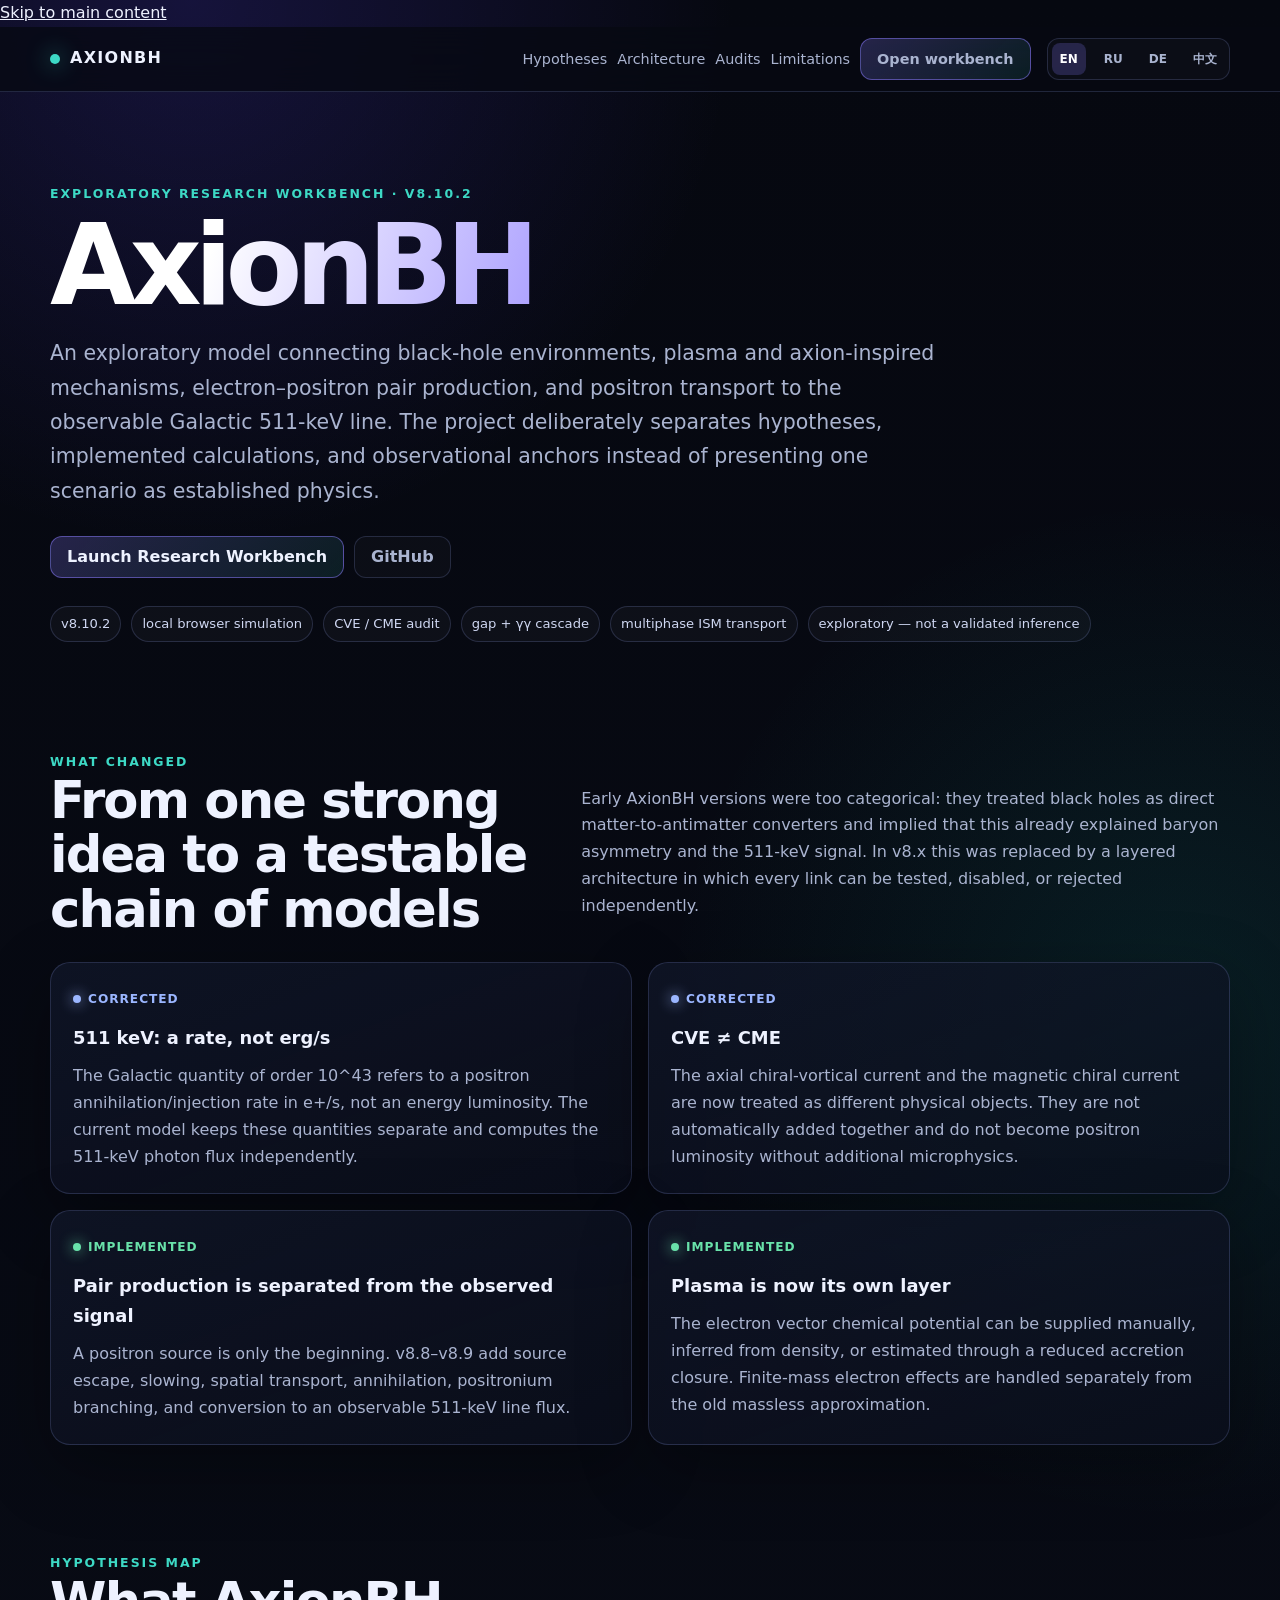
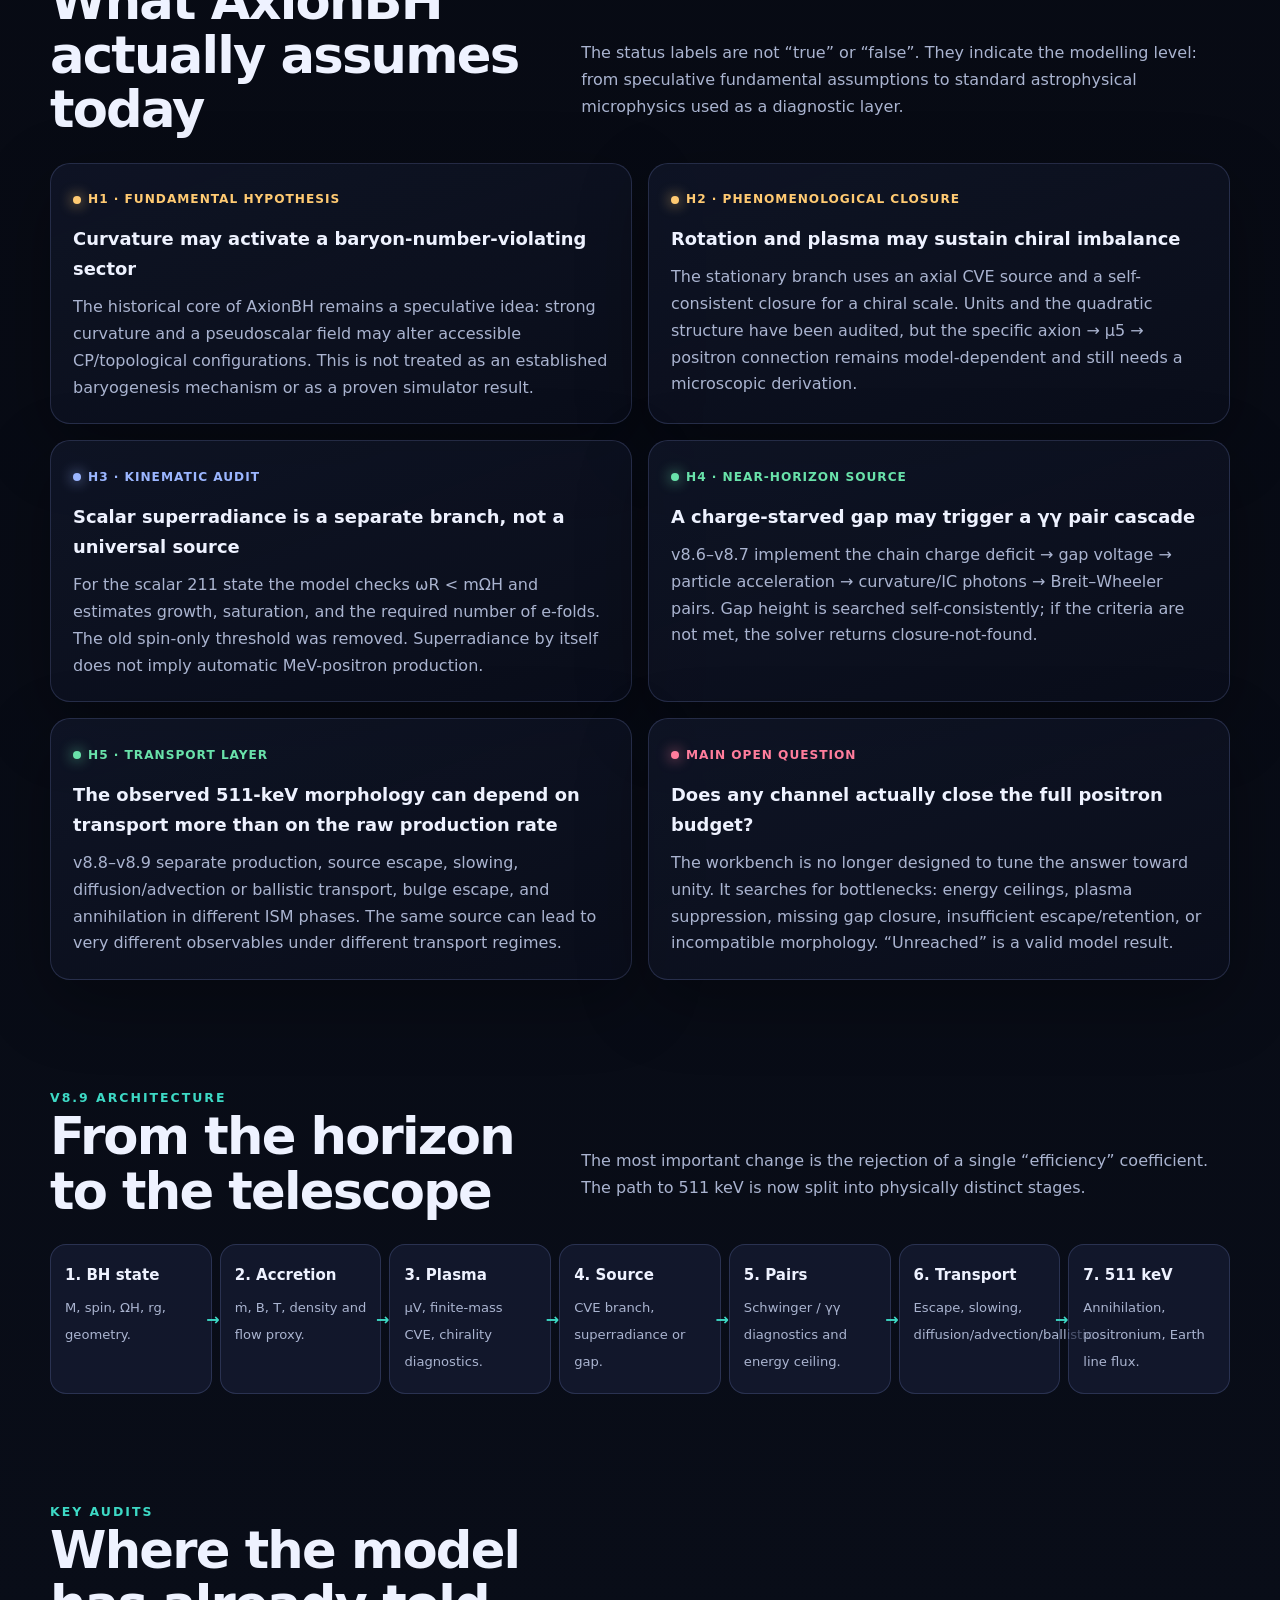
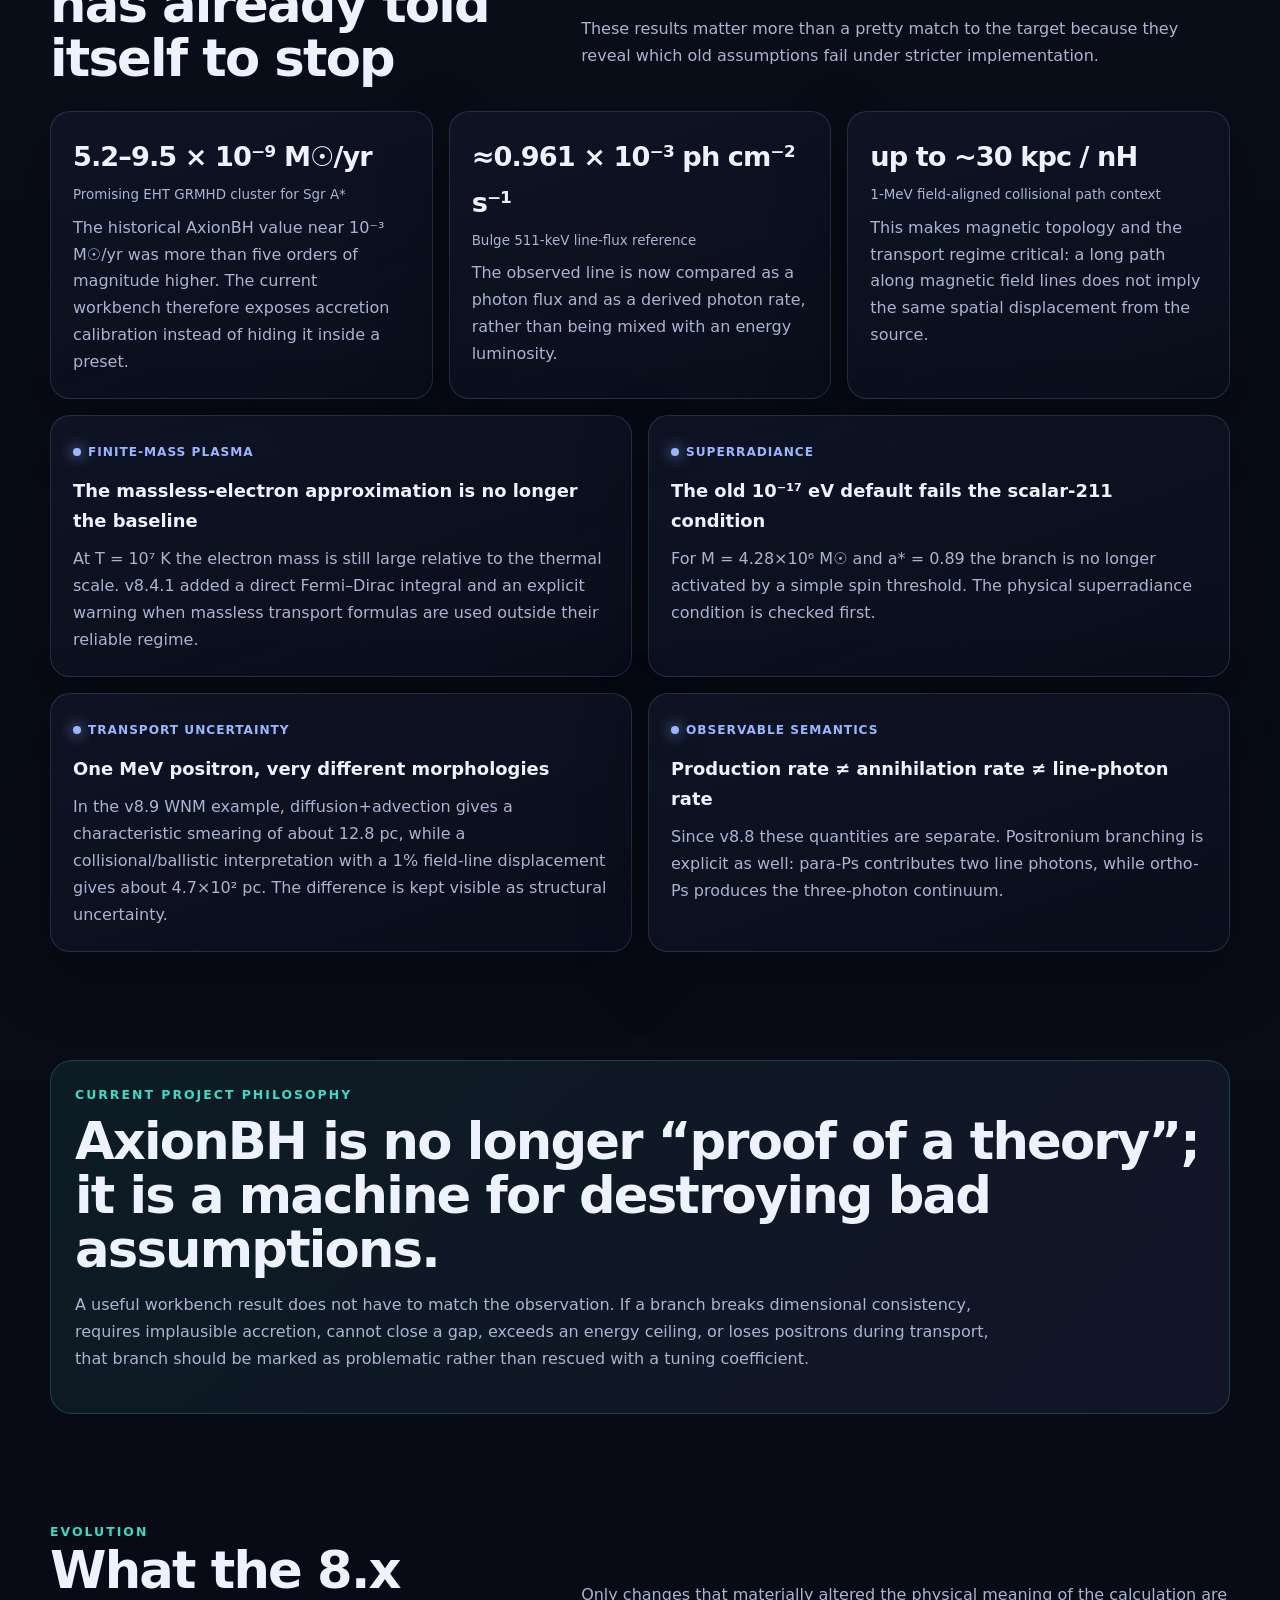
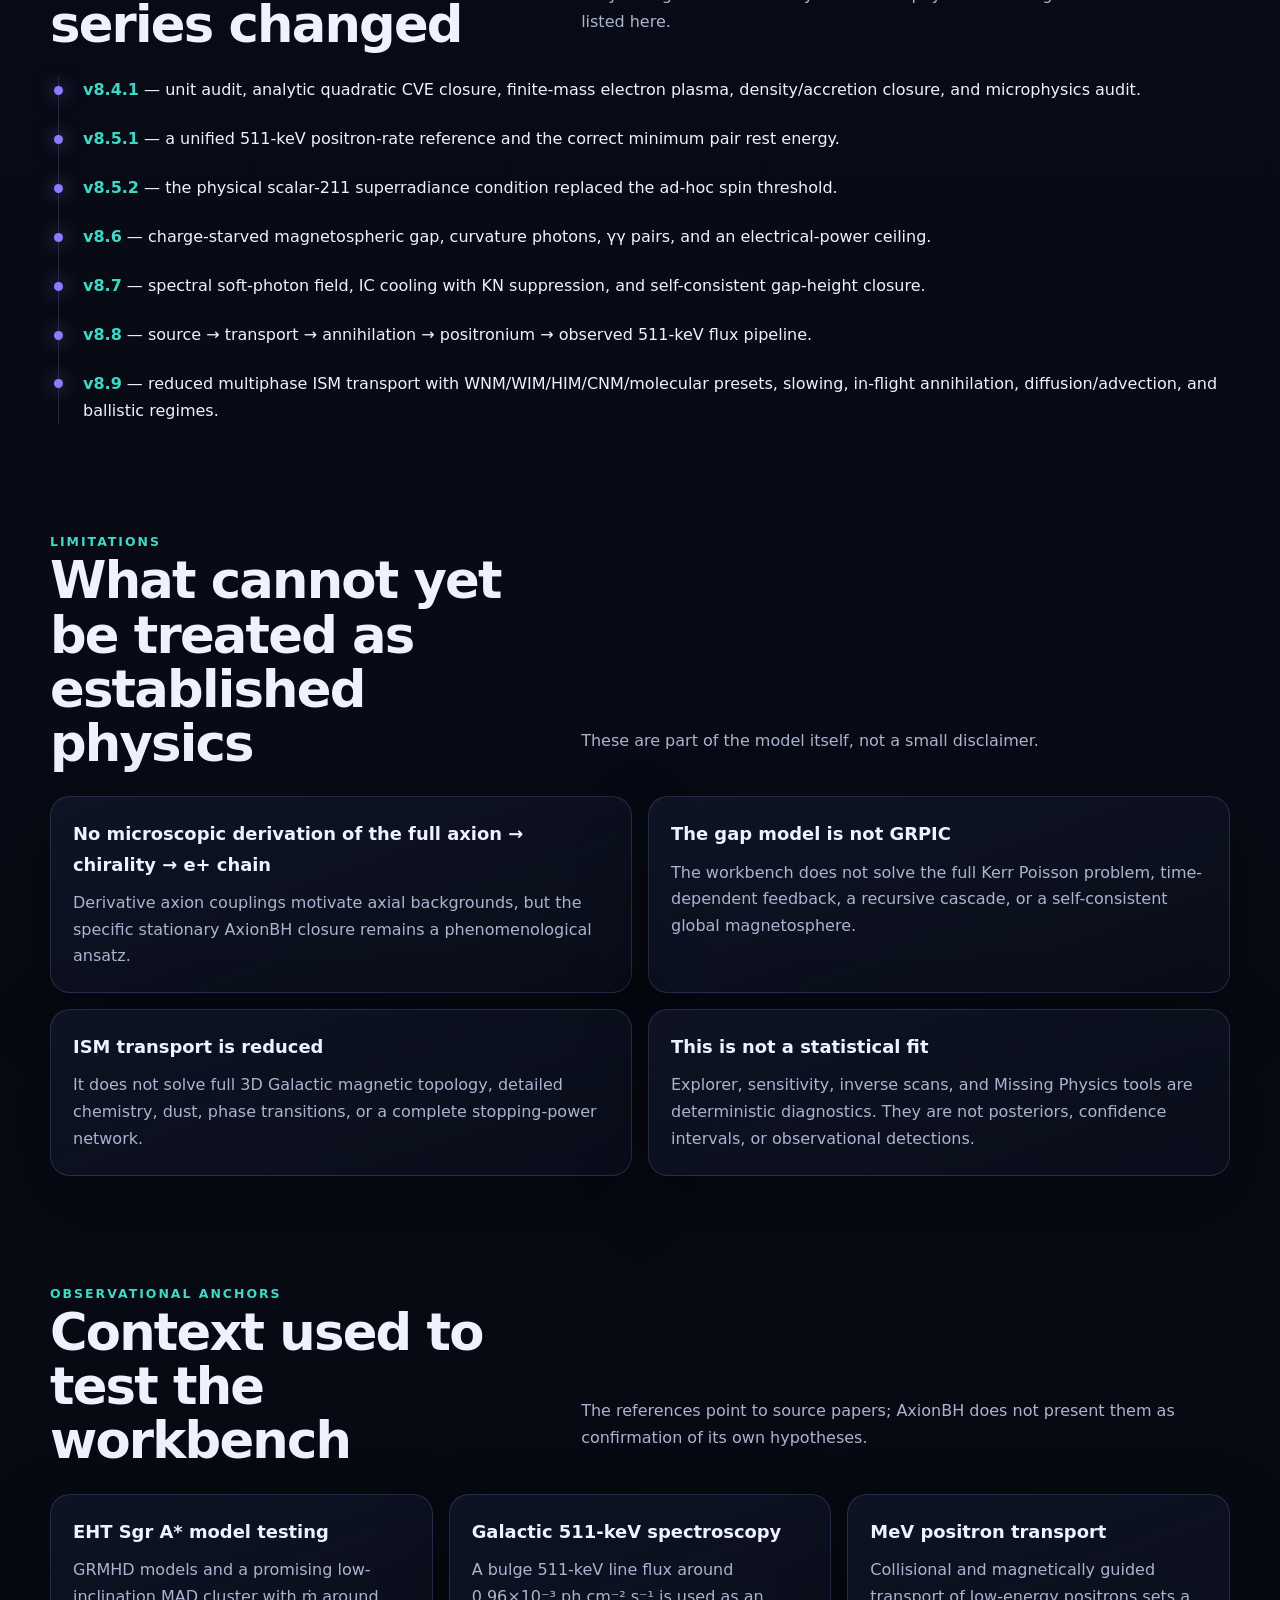
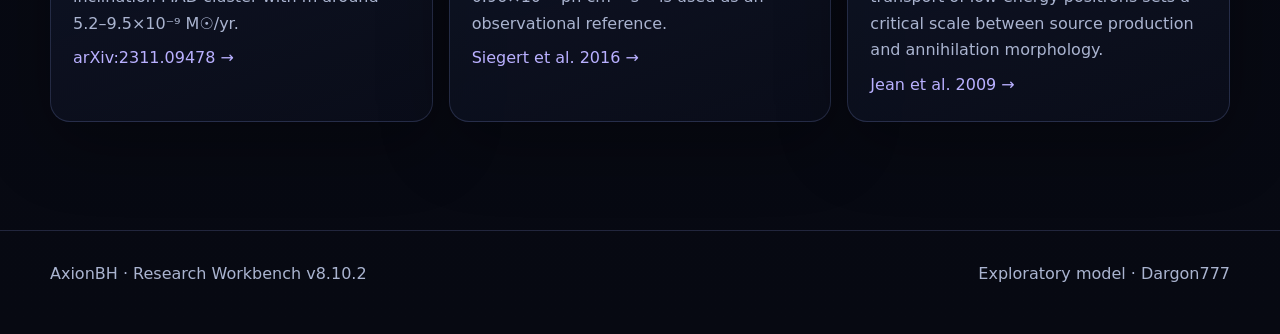
<file: index.html>
<!DOCTYPE html>
<html lang="en">
<head>
  <meta charset="UTF-8">
  <meta name="viewport" content="width=device-width, initial-scale=1.0">
  <meta name="description" content="AxionBH v8.10.2 — an exploratory black-hole, plasma, pair-production and Galactic 511-keV research workbench.">
  <meta name="theme-color" content="#070912">
  <meta name="color-scheme" content="dark">
  <link rel="canonical" href="https://dargon777.github.io/AxionBH-v3.3/">
  <link rel="icon" href="favicon.svg" type="image/svg+xml">
  <link rel="manifest" href="site.webmanifest">
  <meta property="og:type" content="website">
  <meta property="og:title" content="AxionBH v8.10.2 — Research Workbench">
  <meta property="og:description" content="Exploratory black-hole, plasma, pair-production and Galactic 511-keV model diagnostics.">
  <meta property="og:url" content="https://dargon777.github.io/AxionBH-v3.3/">
  <meta name="twitter:card" content="summary">
  <meta name="twitter:title" content="AxionBH v8.10.2 — Research Workbench">
  <meta name="twitter:description" content="Exploratory black-hole, plasma, pair-production and 511-keV model diagnostics.">
  <script type="application/ld+json">
  {
    "@context":"https://schema.org",
    "@type":"SoftwareApplication",
    "name":"AxionBH Research Workbench",
    "applicationCategory":"ScientificApplication",
    "operatingSystem":"Web browser",
    "softwareVersion":"8.10.2",
    "url":"https://dargon777.github.io/AxionBH-v3.3/",
    "codeRepository":"https://github.com/Dargon777/AxionBH-v3.3",
    "description":"Exploratory browser workbench for black-hole, plasma, pair-production and Galactic 511-keV model diagnostics."
  }
  </script>
  <title>AxionBH v8.10.2 — Research Workbench</title>
  <style>
    :root {
      --bg:#070912; --panel:rgba(17,23,42,.74); --panel2:rgba(24,31,56,.64);
      --text:#eef2ff; --muted:#aab4d0; --line:rgba(153,169,255,.18);
      --accent:#8b7cff; --accent2:#3dd9c5; --warn:#ffca72; --bad:#ff7d9c;
      --good:#69e2aa; --shadow:0 22px 70px rgba(0,0,0,.32);
    }
    *{box-sizing:border-box} html{scroll-behavior:smooth}
    body{margin:0;color:var(--text);background:
      radial-gradient(circle at 15% 0%,rgba(92,69,255,.18),transparent 34rem),
      radial-gradient(circle at 92% 15%,rgba(22,212,190,.10),transparent 32rem),
      linear-gradient(180deg,#060810 0%,#090d18 48%,#070912 100%);
      font:16px/1.68 Inter,ui-sans-serif,system-ui,-apple-system,BlinkMacSystemFont,"Segoe UI",sans-serif;min-height:100vh}
    a{color:inherit}.wrap{width:min(1180px,calc(100% - 32px));margin:0 auto}
    nav{position:sticky;top:0;z-index:50;background:rgba(7,9,18,.78);border-bottom:1px solid var(--line);backdrop-filter:blur(18px)}
    .nav-inner{min-height:64px;display:flex;align-items:center;justify-content:space-between;gap:14px}
    .brand{display:flex;align-items:center;gap:10px;text-decoration:none;font-weight:800;letter-spacing:.08em;white-space:nowrap}
    .brand-dot{width:10px;height:10px;border-radius:50%;background:var(--accent2);box-shadow:0 0 22px rgba(61,217,197,.75)}
    .nav-right,.nav-links,.lang-switch{display:flex;align-items:center;gap:10px}.nav-right{gap:16px}
    .nav-links a{color:var(--muted);text-decoration:none;font-size:.9rem}.nav-links a:hover{color:var(--text)}
    .lang-switch{padding:4px;border:1px solid var(--line);border-radius:12px;background:rgba(255,255,255,.025)}
    .lang-btn{border:0;background:transparent;color:var(--muted);font:inherit;font-size:.75rem;font-weight:800;cursor:pointer;padding:6px 8px;border-radius:8px}
    .lang-btn:hover{color:var(--text)}.lang-btn.active{background:rgba(139,124,255,.22);color:#fff}
    .button{display:inline-flex;align-items:center;justify-content:center;gap:8px;min-height:42px;padding:0 16px;border-radius:12px;text-decoration:none;font-weight:700;border:1px solid rgba(139,124,255,.5);background:linear-gradient(135deg,rgba(139,124,255,.24),rgba(61,217,197,.10))}
    .button.secondary{color:var(--muted);background:rgba(255,255,255,.025);border-color:var(--line)}
    .hero{padding:92px 0 56px}.eyebrow{color:var(--accent2);text-transform:uppercase;letter-spacing:.16em;font-size:.78rem;font-weight:800}
    h1{margin:10px 0 18px;max-width:930px;font-size:clamp(3.1rem,9vw,7rem);line-height:.9;letter-spacing:-.065em;background:linear-gradient(110deg,#fff 18%,#a89cff 56%,#59e5d4 100%);-webkit-background-clip:text;background-clip:text;color:transparent}
    .hero p{max-width:900px;color:var(--muted);font-size:clamp(1.05rem,2vw,1.28rem)}
    .hero-actions,.badges{display:flex;gap:10px;flex-wrap:wrap}.hero-actions{margin-top:28px}.badges{margin-top:28px}
    .badge{padding:6px 10px;border:1px solid var(--line);border-radius:999px;color:#cfd7f2;background:rgba(255,255,255,.03);font-size:.82rem}
    section{padding:54px 0}.section-head{display:grid;grid-template-columns:1fr 1.3fr;gap:32px;align-items:end;margin-bottom:26px}
    h2{margin:0;font-size:clamp(2rem,4vw,3.25rem);letter-spacing:-.035em;line-height:1.06}h3{margin:0 0 10px;font-size:1.12rem}
    .section-head p,.muted{color:var(--muted)}.grid{display:grid;gap:16px}.grid.two{grid-template-columns:repeat(2,minmax(0,1fr))}.grid.three{grid-template-columns:repeat(3,minmax(0,1fr))}
    .card{border:1px solid var(--line);background:linear-gradient(160deg,var(--panel),rgba(11,15,29,.68));border-radius:20px;padding:22px;box-shadow:var(--shadow)}
    .card p{color:var(--muted);margin:8px 0 0}.card strong{color:var(--text)}
    .status{display:inline-flex;align-items:center;gap:7px;margin-bottom:14px;font-size:.76rem;font-weight:800;text-transform:uppercase;letter-spacing:.08em}
    .status::before{content:"";width:8px;height:8px;border-radius:50%;background:currentColor;box-shadow:0 0 14px currentColor}
    .status.experimental{color:var(--warn)}.status.implemented{color:var(--good)}.status.audit{color:#9bb6ff}.status.open{color:var(--bad)}
    .pipeline{display:grid;grid-template-columns:repeat(7,minmax(0,1fr));gap:8px;align-items:stretch}
    .step{position:relative;padding:18px 14px;border-radius:16px;border:1px solid var(--line);background:var(--panel2);min-height:112px}
    .step b{display:block;margin-bottom:6px;font-size:.94rem}.step span{color:var(--muted);font-size:.82rem;line-height:1.45}
    .step:not(:last-child)::after{content:"→";position:absolute;right:-9px;top:42%;z-index:2;color:var(--accent2);font-weight:900}
    .callout{border:1px solid rgba(61,217,197,.22);background:linear-gradient(135deg,rgba(61,217,197,.08),rgba(139,124,255,.08));border-radius:22px;padding:24px}
    .metric{font-size:1.7rem;font-weight:850;letter-spacing:-.035em}.metric small{display:block;margin-top:4px;color:var(--muted);font-size:.84rem;font-weight:500;letter-spacing:0}
    .timeline{border-left:1px solid var(--line);margin-left:8px;padding-left:24px;display:grid;gap:22px}.timeline-item{position:relative}
    .timeline-item::before{content:"";position:absolute;left:-29px;top:.55em;width:9px;height:9px;border-radius:50%;background:var(--accent);box-shadow:0 0 18px rgba(139,124,255,.75)}
    .timeline-item b{color:var(--accent2)}code{color:#dcd7ff;background:rgba(139,124,255,.10);border:1px solid rgba(139,124,255,.14);border-radius:6px;padding:2px 6px}
    .refs a{color:#b9b0ff;text-decoration:none}.refs a:hover{text-decoration:underline}
    footer{border-top:1px solid var(--line);margin-top:54px;padding:30px 0 46px;color:var(--muted)}.footer-inner{display:flex;justify-content:space-between;gap:20px;flex-wrap:wrap}
    @media(max-width:980px){.nav-links{display:none}.section-head{grid-template-columns:1fr}.grid.three{grid-template-columns:1fr}.pipeline{grid-template-columns:1fr 1fr}.step:not(:last-child)::after{display:none}}
    @media(max-width:680px){.grid.two,.pipeline{grid-template-columns:1fr}.hero{padding-top:68px}h1{font-size:clamp(3.2rem,17vw,5.2rem)}.nav-inner{align-items:flex-start;padding:10px 0}.nav-right{flex-direction:column;align-items:flex-end;gap:7px}.lang-switch{gap:2px}.lang-btn{padding:5px 6px}}
    @media (prefers-reduced-motion: reduce) { html { scroll-behavior:auto; } *,*::before,*::after { animation-duration:.001ms!important; animation-iteration-count:1!important; transition-duration:.001ms!important; } }
  </style>
</head>
<body>
<a class="skip-link" href="#main-content">Skip to main content</a>
<nav>
  <div class="wrap nav-inner">
    <a class="brand" href="#main-content"><span class="brand-dot"></span> AXIONBH</a>
    <div class="nav-right">
      <div class="nav-links">
        <a href="#hypotheses" data-i18n="navHyp">Hypotheses</a>
        <a href="#pipeline" data-i18n="navArchitecture">Architecture</a>
        <a href="#audits" data-i18n="navAudits">Audits</a>
        <a href="#limits" data-i18n="navLimits">Limitations</a>
        <a class="button" href="sim.html" data-i18n="navSimulator">Open workbench</a>
      </div>
      <div class="lang-switch" aria-label="Language">
        <button class="lang-btn active" type="button" data-lang="en">EN</button>
        <button class="lang-btn" type="button" data-lang="ru">RU</button>
        <button class="lang-btn" type="button" data-lang="de">DE</button>
        <button class="lang-btn" type="button" data-lang="zh">中文</button>
      </div>
    </div>
  </div>
</nav>

<main id="main-content">
  <header class="hero">
    <div class="wrap">
      <div class="eyebrow" data-i18n="heroEyebrow">Exploratory research workbench · v8.10.2</div>
      <h1>AxionBH</h1>
      <p data-i18n="heroText">An exploratory model connecting black-hole environments, plasma and axion-inspired mechanisms, electron–positron pair production, and positron transport to the observable Galactic 511-keV line. The project deliberately separates hypotheses, implemented calculations, and observational anchors instead of presenting one scenario as established physics.</p>
      <div class="hero-actions">
        <a class="button" href="sim.html" data-i18n="heroRun">Launch Research Workbench</a>
        <a class="button secondary" href="https://github.com/Dargon777/AxionBH-v3.3">GitHub</a>
      </div>
      <div class="badges">
        <span class="badge">v8.10.2</span><span class="badge">local browser simulation</span><span class="badge">CVE / CME audit</span>
        <span class="badge">gap + γγ cascade</span><span class="badge">multiphase ISM transport</span>
        <span class="badge" data-i18n="badgeExploratory">exploratory — not a validated inference</span>
      </div>
    </div>
  </header>

  <section>
    <div class="wrap">
      <div class="section-head">
        <div><div class="eyebrow" data-i18n="changedEye">What changed</div><h2 data-i18n="changedTitle">From one strong idea to a testable chain of models</h2></div>
        <p data-i18n="changedIntro">Early AxionBH versions were too categorical: they treated black holes as direct matter-to-antimatter converters and implied that this already explained baryon asymmetry and the 511-keV signal. In v8.x this was replaced by a layered architecture in which every link can be tested, disabled, or rejected independently.</p>
      </div>
      <div class="grid two">
        <div class="card"><span class="status audit" data-i18n="fixed">corrected</span><h3 data-i18n="c1t">511 keV: a rate, not erg/s</h3><p data-i18n="c1p">The Galactic quantity of order 10^43 refers to a positron annihilation/injection rate in e+/s, not an energy luminosity. The current model keeps these quantities separate and computes the 511-keV photon flux independently.</p></div>
        <div class="card"><span class="status audit" data-i18n="fixed">corrected</span><h3>CVE ≠ CME</h3><p data-i18n="c2p">The axial chiral-vortical current and the magnetic chiral current are now treated as different physical objects. They are not automatically added together and do not become positron luminosity without additional microphysics.</p></div>
        <div class="card"><span class="status implemented" data-i18n="implemented">implemented</span><h3 data-i18n="c3t">Pair production is separated from the observed signal</h3><p data-i18n="c3p">A positron source is only the beginning. v8.8–v8.9 add source escape, slowing, spatial transport, annihilation, positronium branching, and conversion to an observable 511-keV line flux.</p></div>
        <div class="card"><span class="status implemented" data-i18n="implemented">implemented</span><h3 data-i18n="c4t">Plasma is now its own layer</h3><p data-i18n="c4p">The electron vector chemical potential can be supplied manually, inferred from density, or estimated through a reduced accretion closure. Finite-mass electron effects are handled separately from the old massless approximation.</p></div>
      </div>
    </div>
  </section>

  <section id="hypotheses">
    <div class="wrap">
      <div class="section-head">
        <div><div class="eyebrow" data-i18n="hypEye">Hypothesis map</div><h2 data-i18n="hypTitle">What AxionBH actually assumes today</h2></div>
        <p data-i18n="hypIntro">The status labels are not “true” or “false”. They indicate the modelling level: from speculative fundamental assumptions to standard astrophysical microphysics used as a diagnostic layer.</p>
      </div>
      <div class="grid two">
        <article class="card"><span class="status experimental" data-i18n="h1s">H1 · fundamental hypothesis</span><h3 data-i18n="h1t">Curvature may activate a baryon-number-violating sector</h3><p data-i18n="h1p">The historical core of AxionBH remains a speculative idea: strong curvature and a pseudoscalar field may alter accessible CP/topological configurations. This is not treated as an established baryogenesis mechanism or as a proven simulator result.</p></article>
        <article class="card"><span class="status experimental">H2 · phenomenological closure</span><h3 data-i18n="h2t">Rotation and plasma may sustain chiral imbalance</h3><p data-i18n="h2p">The stationary branch uses an axial CVE source and a self-consistent closure for a chiral scale. Units and the quadratic structure have been audited, but the specific axion → μ5 → positron connection remains model-dependent and still needs a microscopic derivation.</p></article>
        <article class="card"><span class="status audit" data-i18n="h3s">H3 · kinematic audit</span><h3 data-i18n="h3t">Scalar superradiance is a separate branch, not a universal source</h3><p data-i18n="h3p">For the scalar 211 state the model checks ωR &lt; mΩH and estimates growth, saturation, and the required number of e-folds. The old spin-only threshold was removed. Superradiance by itself does not imply automatic MeV-positron production.</p></article>
        <article class="card"><span class="status implemented" data-i18n="h4s">H4 · near-horizon source</span><h3 data-i18n="h4t">A charge-starved gap may trigger a γγ pair cascade</h3><p data-i18n="h4p">v8.6–v8.7 implement the chain charge deficit → gap voltage → particle acceleration → curvature/IC photons → Breit–Wheeler pairs. Gap height is searched self-consistently; if the criteria are not met, the solver returns closure-not-found.</p></article>
        <article class="card"><span class="status implemented">H5 · transport layer</span><h3 data-i18n="h5t">The observed 511-keV morphology can depend on transport more than on the raw production rate</h3><p data-i18n="h5p">v8.8–v8.9 separate production, source escape, slowing, diffusion/advection or ballistic transport, bulge escape, and annihilation in different ISM phases. The same source can lead to very different observables under different transport regimes.</p></article>
        <article class="card"><span class="status open" data-i18n="openQuestion">main open question</span><h3 data-i18n="h6t">Does any channel actually close the full positron budget?</h3><p data-i18n="h6p">The workbench is no longer designed to tune the answer toward unity. It searches for bottlenecks: energy ceilings, plasma suppression, missing gap closure, insufficient escape/retention, or incompatible morphology. “Unreached” is a valid model result.</p></article>
      </div>
    </div>
  </section>

  <section id="pipeline">
    <div class="wrap">
      <div class="section-head">
        <div><div class="eyebrow" data-i18n="archEye">v8.9 architecture</div><h2 data-i18n="archTitle">From the horizon to the telescope</h2></div>
        <p data-i18n="archIntro">The most important change is the rejection of a single “efficiency” coefficient. The path to 511 keV is now split into physically distinct stages.</p>
      </div>
      <div class="pipeline">
        <div class="step"><b>1. BH state</b><span data-i18n="p1">M, spin, ΩH, rg, geometry.</span></div>
        <div class="step"><b>2. Accretion</b><span data-i18n="p2">ṁ, B, T, density and flow proxy.</span></div>
        <div class="step"><b>3. Plasma</b><span data-i18n="p3">μV, finite-mass CVE, chirality diagnostics.</span></div>
        <div class="step"><b>4. Source</b><span data-i18n="p4">CVE branch, superradiance or gap.</span></div>
        <div class="step"><b>5. Pairs</b><span data-i18n="p5">Schwinger / γγ diagnostics and energy ceiling.</span></div>
        <div class="step"><b>6. Transport</b><span data-i18n="p6">Escape, slowing, diffusion/advection/ballistic.</span></div>
        <div class="step"><b>7. 511 keV</b><span data-i18n="p7">Annihilation, positronium, Earth line flux.</span></div>
      </div>
    </div>
  </section>

  <section id="audits">
    <div class="wrap">
      <div class="section-head">
        <div><div class="eyebrow" data-i18n="auditEye">Key audits</div><h2 data-i18n="auditTitle">Where the model has already told itself to stop</h2></div>
        <p data-i18n="auditIntro">These results matter more than a pretty match to the target because they reveal which old assumptions fail under stricter implementation.</p>
      </div>
      <div class="grid three">
        <div class="card"><div class="metric">5.2–9.5 × 10⁻⁹ M☉/yr<small data-i18n="m1s">Promising EHT GRMHD cluster for Sgr A*</small></div><p data-i18n="m1p">The historical AxionBH value near 10⁻³ M☉/yr was more than five orders of magnitude higher. The current workbench therefore exposes accretion calibration instead of hiding it inside a preset.</p></div>
        <div class="card"><div class="metric">≈0.961 × 10⁻³ ph cm⁻² s⁻¹<small data-i18n="m2s">Bulge 511-keV line-flux reference</small></div><p data-i18n="m2p">The observed line is now compared as a photon flux and as a derived photon rate, rather than being mixed with an energy luminosity.</p></div>
        <div class="card"><div class="metric">up to ~30 kpc / nH<small data-i18n="m3s">1-MeV field-aligned collisional path context</small></div><p data-i18n="m3p">This makes magnetic topology and the transport regime critical: a long path along magnetic field lines does not imply the same spatial displacement from the source.</p></div>
      </div>
      <div class="grid two" style="margin-top:16px">
        <div class="card"><span class="status audit">finite-mass plasma</span><h3 data-i18n="a1t">The massless-electron approximation is no longer the baseline</h3><p data-i18n="a1p">At T = 10⁷ K the electron mass is still large relative to the thermal scale. v8.4.1 added a direct Fermi–Dirac integral and an explicit warning when massless transport formulas are used outside their reliable regime.</p></div>
        <div class="card"><span class="status audit">superradiance</span><h3 data-i18n="a2t">The old 10⁻¹⁷ eV default fails the scalar-211 condition</h3><p data-i18n="a2p">For M = 4.28×10⁶ M☉ and a* = 0.89 the branch is no longer activated by a simple spin threshold. The physical superradiance condition is checked first.</p></div>
        <div class="card"><span class="status audit" data-i18n="transportUncertainty">transport uncertainty</span><h3 data-i18n="a3t">One MeV positron, very different morphologies</h3><p data-i18n="a3p">In the v8.9 WNM example, diffusion+advection gives a characteristic smearing of about 12.8 pc, while a collisional/ballistic interpretation with a 1% field-line displacement gives about 4.7×10² pc. The difference is kept visible as structural uncertainty.</p></div>
        <div class="card"><span class="status audit" data-i18n="observableSemantics">observable semantics</span><h3 data-i18n="a4t">Production rate ≠ annihilation rate ≠ line-photon rate</h3><p data-i18n="a4p">Since v8.8 these quantities are separate. Positronium branching is explicit as well: para-Ps contributes two line photons, while ortho-Ps produces the three-photon continuum.</p></div>
      </div>
    </div>
  </section>

  <section>
    <div class="wrap"><div class="callout">
      <div class="eyebrow" data-i18n="meaningEye">Current project philosophy</div>
      <h2 style="margin-top:8px" data-i18n="meaningTitle">AxionBH is no longer “proof of a theory”; it is a machine for destroying bad assumptions.</h2>
      <p class="muted" style="max-width:920px" data-i18n="meaningText">A useful workbench result does not have to match the observation. If a branch breaks dimensional consistency, requires implausible accretion, cannot close a gap, exceeds an energy ceiling, or loses positrons during transport, that branch should be marked as problematic rather than rescued with a tuning coefficient.</p>
    </div></div>
  </section>

  <section>
    <div class="wrap">
      <div class="section-head">
        <div><div class="eyebrow" data-i18n="evoEye">Evolution</div><h2 data-i18n="evoTitle">What the 8.x series changed</h2></div>
        <p data-i18n="evoIntro">Only changes that materially altered the physical meaning of the calculation are listed here.</p>
      </div>
      <div class="timeline">
        <div class="timeline-item"><b>v8.4.1</b> — <span data-i18n="v841">unit audit, analytic quadratic CVE closure, finite-mass electron plasma, density/accretion closure, and microphysics audit.</span></div>
        <div class="timeline-item"><b>v8.5.1</b> — <span data-i18n="v851">a unified 511-keV positron-rate reference and the correct minimum pair rest energy.</span></div>
        <div class="timeline-item"><b>v8.5.2</b> — <span data-i18n="v852">the physical scalar-211 superradiance condition replaced the ad-hoc spin threshold.</span></div>
        <div class="timeline-item"><b>v8.6</b> — <span data-i18n="v86">charge-starved magnetospheric gap, curvature photons, γγ pairs, and an electrical-power ceiling.</span></div>
        <div class="timeline-item"><b>v8.7</b> — <span data-i18n="v87">spectral soft-photon field, IC cooling with KN suppression, and self-consistent gap-height closure.</span></div>
        <div class="timeline-item"><b>v8.8</b> — <span data-i18n="v88">source → transport → annihilation → positronium → observed 511-keV flux pipeline.</span></div>
        <div class="timeline-item"><b>v8.9</b> — <span data-i18n="v89">reduced multiphase ISM transport with WNM/WIM/HIM/CNM/molecular presets, slowing, in-flight annihilation, diffusion/advection, and ballistic regimes.</span></div>
      </div>
    </div>
  </section>

  <section id="limits">
    <div class="wrap">
      <div class="section-head">
        <div><div class="eyebrow" data-i18n="limitsEye">Limitations</div><h2 data-i18n="limitsTitle">What cannot yet be treated as established physics</h2></div>
        <p data-i18n="limitsIntro">These are part of the model itself, not a small disclaimer.</p>
      </div>
      <div class="grid two">
        <div class="card"><h3 data-i18n="l1t">No microscopic derivation of the full axion → chirality → e+ chain</h3><p data-i18n="l1p">Derivative axion couplings motivate axial backgrounds, but the specific stationary AxionBH closure remains a phenomenological ansatz.</p></div>
        <div class="card"><h3 data-i18n="l2t">The gap model is not GRPIC</h3><p data-i18n="l2p">The workbench does not solve the full Kerr Poisson problem, time-dependent feedback, a recursive cascade, or a self-consistent global magnetosphere.</p></div>
        <div class="card"><h3 data-i18n="l3t">ISM transport is reduced</h3><p data-i18n="l3p">It does not solve full 3D Galactic magnetic topology, detailed chemistry, dust, phase transitions, or a complete stopping-power network.</p></div>
        <div class="card"><h3 data-i18n="l4t">This is not a statistical fit</h3><p data-i18n="l4p">Explorer, sensitivity, inverse scans, and Missing Physics tools are deterministic diagnostics. They are not posteriors, confidence intervals, or observational detections.</p></div>
      </div>
    </div>
  </section>

  <section class="refs">
    <div class="wrap">
      <div class="section-head">
        <div><div class="eyebrow" data-i18n="refsEye">Observational anchors</div><h2 data-i18n="refsTitle">Context used to test the workbench</h2></div>
        <p data-i18n="refsIntro">The references point to source papers; AxionBH does not present them as confirmation of its own hypotheses.</p>
      </div>
      <div class="grid three">
        <div class="card"><h3>EHT Sgr A* model testing</h3><p data-i18n="r1p">GRMHD models and a promising low-inclination MAD cluster with ṁ around 5.2–9.5×10⁻⁹ M☉/yr.</p><p><a href="https://arxiv.org/abs/2311.09478">arXiv:2311.09478 →</a></p></div>
        <div class="card"><h3>Galactic 511-keV spectroscopy</h3><p data-i18n="r2p">A bulge 511-keV line flux around 0.96×10⁻³ ph cm⁻² s⁻¹ is used as an observational reference.</p><p><a href="https://www.aanda.org/articles/aa/abs/2016/02/aa27510-15/aa27510-15.html">Siegert et al. 2016 →</a></p></div>
        <div class="card"><h3>MeV positron transport</h3><p data-i18n="r3p">Collisional and magnetically guided transport of low-energy positrons sets a critical scale between source production and annihilation morphology.</p><p><a href="https://arxiv.org/abs/0909.4022">Jean et al. 2009 →</a></p></div>
      </div>
    </div>
  </section>
</main>

<footer><div class="wrap footer-inner"><span>AxionBH · Research Workbench v8.10.2</span><span>Exploratory model · Dargon777</span></div></footer>
<noscript><div class="wrap" style="padding:20px 0;color:#ffca72">Language switching requires JavaScript. The English content remains fully readable without it.</div></noscript>

<script>
const translations = {
ru: {
navHyp:"Гипотезы",navArchitecture:"Архитектура",navAudits:"Аудиты",navLimits:"Ограничения",navSimulator:"Открыть workbench",
heroEyebrow:"Исследовательский workbench · v8.10.2",heroText:"Исследовательская модель, связывающая физику окрестности чёрной дыры, плазменные и аксионные механизмы, рождение электрон-позитронных пар и последующий транспорт позитронов до наблюдаемой галактической линии 511 кэВ. Проект намеренно разделяет гипотезы, реализованные расчёты и наблюдательные якоря, вместо того чтобы выдавать один сценарий за установленную физику.",heroRun:"Запустить Research Workbench",badgeExploratory:"исследовательская модель — не подтверждённый вывод",
changedEye:"Что изменилось",changedTitle:"От одной сильной идеи — к проверяемой цепочке моделей",changedIntro:"Ранние версии AxionBH были слишком категоричны: чёрные дыры рассматривались как прямые конвертеры материи в антиматерию, а сценарий подавался как уже объясняющий барионную асимметрию и сигнал 511 кэВ. В v8.x это заменено послойной архитектурой, где каждое звено можно независимо проверить, отключить или отвергнуть.",
fixed:"исправлено",implemented:"реализовано",c1t:"511 кэВ: скорость, а не эрг/с",c1p:"Величина порядка 10^43 для Галактики относится к скорости аннигиляции/инжекции позитронов в e+/s, а не к энергетической светимости. Текущая модель разделяет эти величины и отдельно считает поток 511-кэВ фотонов.",c2p:"Аксиальный хиральный вортексный ток и магнитный хиральный ток теперь считаются разными физическими объектами. Они не складываются автоматически и не превращаются в позитронную светимость без дополнительной микрофизики.",c3t:"Рождение пар отделено от наблюдаемого сигнала",c3p:"Источник позитронов — только начало. v8.8–v8.9 добавляют выход из источника, замедление, пространственный перенос, аннигиляцию, ветвление позитрония и перевод результата в наблюдаемый поток линии 511 кэВ.",c4t:"Плазма стала отдельным слоем",c4p:"Электронный векторный химический потенциал можно задать вручную, вывести из плотности или оценить через редуцированную аккреционную closure. Эффекты конечной массы электронов отделены от старого безмассового приближения.",
hypEye:"Карта гипотез",hypTitle:"Что AxionBH действительно предполагает сегодня",hypIntro:"Статусы здесь не означают «истина» или «ложь». Они показывают уровень модели: от спекулятивных фундаментальных предположений до стандартной астрофизической микрофизики, используемой как диагностический слой.",
h1s:"H1 · фундаментальная гипотеза",h1t:"Кривизна может активировать сектор нарушения барионного числа",h1p:"Историческое ядро AxionBH сохраняется как спекулятивная идея: сильная кривизна и псевдоскалярное поле могут менять доступные CP/топологические конфигурации. Это не считается установленным механизмом бариогенеза и не выдаётся за доказанный результат симулятора.",h2t:"Вращение и плазма могут поддерживать хиральный дисбаланс",h2p:"Стационарная ветвь использует аксиальный CVE-источник и самосогласованную closure для хирального масштаба. Единицы и квадратичная структура проаудированы, но конкретная связь axion → μ5 → positron остаётся модельной и требует микроскопического вывода.",h3s:"H3 · кинематический аудит",h3t:"Скалярная superradiance — отдельная ветвь, а не универсальный источник",h3p:"Для скалярного состояния 211 проверяется условие ωR < mΩH, оцениваются рост, насыщение и число e-folds. Старый порог только по spin удалён. Наличие superradiance само по себе не означает автоматическое производство MeV-позитронов.",h4s:"H4 · источник у горизонта",h4t:"Charge-starved gap может запустить γγ pair cascade",h4p:"v8.6–v8.7 реализуют цепочку: дефицит заряда → gap voltage → ускорение частиц → curvature/IC photons → Breit–Wheeler пары. Высота gap ищется самосогласованно; если критерии не выполняются, решатель возвращает closure-not-found.",h5t:"Наблюдаемая морфология 511 кэВ может зависеть от транспорта сильнее, чем от исходной скорости рождения",h5p:"v8.8–v8.9 разделяют производство, выход из источника, замедление, diffusion/advection или ballistic-перенос, выход из балджа и аннигиляцию в разных фазах ISM. Один и тот же источник может давать очень разные наблюдаемые сигналы при разных режимах транспорта.",openQuestion:"главный открытый вопрос",h6t:"Существует ли канал, который действительно закрывает весь позитронный бюджет?",h6p:"Workbench больше не предназначен для подгонки ответа к единице. Он ищет bottleneck'и: энергетические потолки, плазменное подавление, отсутствие gap closure, недостаточный escape/retention или несовместимую морфологию. «Не достигнуто» — полноценный результат модели.",
archEye:"Архитектура v8.9",archTitle:"От горизонта до телескопа",archIntro:"Главное изменение — отказ от единственного коэффициента «эффективности». Путь до 511 кэВ теперь разделён на физически разные стадии.",p1:"M, spin, ΩH, rg, геометрия.",p2:"ṁ, B, T, плотность и flow proxy.",p3:"μV, finite-mass CVE, диагностика хиральности.",p4:"CVE-ветвь, superradiance или gap.",p5:"Schwinger / γγ диагностика и энергетический потолок.",p6:"Выход, замедление, diffusion/advection/ballistic.",p7:"Аннигиляция, позитроний, поток линии у Земли.",
auditEye:"Ключевые аудиты",auditTitle:"Где модель уже сама себе сказала «стоп»",auditIntro:"Эти результаты важнее красивого совпадения с целью: они показывают, какие старые предположения не выдерживают более строгой реализации.",m1s:"Перспективный EHT GRMHD-кластер для Sgr A*",m1p:"Историческое значение AxionBH около 10⁻³ M☉/yr было более чем на пять порядков выше. Поэтому современный workbench показывает калибровку аккреции отдельно, а не прячет её в preset.",m2s:"Опорный поток линии 511 кэВ из балджа",m2p:"Наблюдаемая линия теперь сравнивается как поток фотонов и как выведенная photon-rate, а не смешивается с энергетической светимостью.",m3s:"Контекст коллизионного пути 1-MeV позитрона вдоль поля",m3p:"Это делает магнитную топологию и режим транспорта критическими: длинный путь вдоль магнитных линий не равен такому же пространственному смещению от источника.",a1t:"Безмассовое приближение электронов больше не является базовым",a1p:"При T = 10⁷ K масса электрона всё ещё велика относительно теплового масштаба. v8.4.1 добавил прямой интеграл Ферми–Дирака и явное предупреждение при использовании massless transport formulas вне надёжного режима.",a2t:"Старый default 10⁻¹⁷ eV не проходит условие scalar-211",a2p:"Для M = 4.28×10⁶ M☉ и a* = 0.89 ветвь больше не активируется простым порогом по spin. Сначала проверяется физическое условие superradiance.",transportUncertainty:"неопределённость транспорта",a3t:"Один MeV-позитрон — очень разные морфологии",a3p:"В примере WNM v8.9 diffusion+advection даёт характерный smearing около 12.8 pc, тогда как collisional/ballistic интерпретация с 1% field-line displacement даёт около 4.7×10² pc. Разница оставлена видимой как структурная неопределённость.",observableSemantics:"семантика наблюдаемой величины",a4t:"Production rate ≠ annihilation rate ≠ line-photon rate",a4p:"Начиная с v8.8 эти величины разделены. Ветвление позитрония также учитывается явно: para-Ps даёт два фотона линии, а ortho-Ps — трёхфотонный континуум.",
meaningEye:"Текущая философия проекта",meaningTitle:"AxionBH теперь не «доказательство теории», а машина для уничтожения плохих допущений.",meaningText:"Полезный результат workbench не обязан совпадать с наблюдением. Если ветвь нарушает размерности, требует нереалистичной аккреции, не закрывает gap, превышает энергетический потолок или теряет позитроны при переносе, её нужно пометить как проблемную, а не спасать подгоночным коэффициентом.",
evoEye:"Эволюция",evoTitle:"Что изменили версии 8.x",evoIntro:"Здесь перечислены только изменения, которые реально поменяли физический смысл расчёта.",v841:"аудит единиц, аналитическая квадратичная CVE closure, finite-mass electron plasma, density/accretion closure и аудит микрофизики.",v851:"единый опорный positron-rate для 511 кэВ и корректная минимальная энергия покоя пары.",v852:"физическое условие scalar-211 superradiance вместо ad-hoc порога по spin.",v86:"charge-starved magnetospheric gap, curvature photons, γγ pairs и electrical-power ceiling.",v87:"спектральное поле мягких фотонов, IC cooling с KN suppression и self-consistent gap-height closure.",v88:"цепочка source → transport → annihilation → positronium → observed 511-keV flux.",v89:"редуцированный многофазный ISM transport: WNM/WIM/HIM/CNM/molecular presets, замедление, in-flight annihilation, diffusion/advection и ballistic-режимы.",
limitsEye:"Ограничения",limitsTitle:"Что пока нельзя считать установленной физикой",limitsIntro:"Это часть самой модели, а не мелкий дисклеймер.",l1t:"Нет микроскопического вывода полной цепочки axion → chirality → e+",l1p:"Derivative axion couplings мотивируют axial backgrounds, но конкретная стационарная closure AxionBH остаётся phenomenological ansatz.",l2t:"Gap-модель не заменяет GRPIC",l2p:"Workbench не решает полную Kerr Poisson problem, time-dependent feedback, рекурсивный cascade или самосогласованную глобальную magnetosphere.",l3t:"ISM transport редуцирован",l3p:"Не решаются полная 3D-магнитная топология Галактики, детальная chemistry, dust, phase transitions и полный stopping-power network.",l4t:"Это не статистический fit",l4p:"Explorer, sensitivity, inverse scans и Missing Physics tools — детерминированные diagnostics. Они не являются posterior, confidence intervals или observational detections.",
refsEye:"Наблюдательные якоря",refsTitle:"Контекст, которым проверяется workbench",refsIntro:"Ссылки ведут к исходным работам; AxionBH не выдаёт их за подтверждение собственных гипотез.",r1p:"GRMHD-модели и перспективный low-inclination MAD cluster с ṁ около 5.2–9.5×10⁻⁹ M☉/yr.",r2p:"Поток линии 511 кэВ из балджа около 0.96×10⁻³ ph cm⁻² s⁻¹ используется как наблюдательный ориентир.",r3p:"Коллизионный и магнитно-направляемый перенос низкоэнергетических позитронов задаёт критический масштаб между рождением у источника и морфологией аннигиляции."
},
de: {
navHyp:"Hypothesen",navArchitecture:"Architektur",navAudits:"Prüfungen",navLimits:"Grenzen",navSimulator:"Workbench öffnen",
heroEyebrow:"Explorative Forschungsumgebung · v8.10.2",heroText:"Ein exploratives Modell, das die Physik in der Umgebung Schwarzer Löcher, Plasma- und axioninspirierte Mechanismen, Elektron-Positron-Paarerzeugung und den anschließenden Positronentransport mit der beobachtbaren galaktischen 511-keV-Linie verbindet. Das Projekt trennt bewusst Hypothesen, implementierte Berechnungen und Beobachtungsanker, statt ein einzelnes Szenario als etablierte Physik darzustellen.",heroRun:"Research Workbench starten",badgeExploratory:"explorativ — keine validierte Inferenz",
changedEye:"Was sich geändert hat",changedTitle:"Von einer starken Idee zu einer überprüfbaren Modellkette",changedIntro:"Frühe AxionBH-Versionen waren zu kategorisch: Schwarze Löcher wurden als direkte Materie-Antimaterie-Konverter behandelt, und das Szenario wurde so formuliert, als erkläre es bereits die Baryonenasymmetrie und das 511-keV-Signal. In v8.x wurde dies durch eine Schichtenarchitektur ersetzt, in der jedes Glied unabhängig geprüft, deaktiviert oder verworfen werden kann.",
fixed:"korrigiert",implemented:"implementiert",c1t:"511 keV: eine Rate, nicht erg/s",c1p:"Die galaktische Größe der Ordnung 10^43 bezeichnet eine Positron-Annihilations-/Injektionsrate in e+/s und keine Energieleuchtkraft. Das aktuelle Modell trennt diese Größen und berechnet den 511-keV-Photonenfluss separat.",c2p:"Der axiale chirale Wirbelstrom und der magnetische chirale Strom werden nun als unterschiedliche physikalische Größen behandelt. Sie werden nicht automatisch addiert und ergeben ohne zusätzliche Mikrophysik keine Positronenleuchtkraft.",c3t:"Paarerzeugung ist vom beobachteten Signal getrennt",c3p:"Eine Positronenquelle ist nur der Anfang. v8.8–v8.9 ergänzen Quellenaustritt, Abbremsung, räumlichen Transport, Annihilation, Positronium-Verzweigung und die Umrechnung in einen beobachtbaren 511-keV-Linienfluss.",c4t:"Plasma ist jetzt eine eigene Schicht",c4p:"Das Elektronen-Vektor-Chemiepotential kann manuell vorgegeben, aus der Dichte bestimmt oder über eine reduzierte Akkretions-Closure geschätzt werden. Effekte der endlichen Elektronenmasse werden getrennt von der alten masselosen Näherung behandelt.",
hypEye:"Hypothesenkarte",hypTitle:"Was AxionBH heute tatsächlich voraussetzt",hypIntro:"Die Statusangaben bedeuten nicht „wahr“ oder „falsch“. Sie markieren die Modellierungsebene: von spekulativen fundamentalen Annahmen bis zu etablierter astrophysikalischer Mikrophysik als Diagnoseschicht.",
h1s:"H1 · fundamentale Hypothese",h1t:"Krümmung könnte einen baryonzahlverletzenden Sektor aktivieren",h1p:"Der historische Kern von AxionBH bleibt eine spekulative Idee: starke Krümmung und ein pseudoskalares Feld könnten zugängliche CP-/topologische Konfigurationen verändern. Dies wird weder als etablierter Baryogenese-Mechanismus noch als bewiesenes Simulatorergebnis behandelt.",h2t:"Rotation und Plasma könnten ein chirales Ungleichgewicht aufrechterhalten",h2p:"Der stationäre Zweig verwendet eine axiale CVE-Quelle und eine selbstkonsistente Closure für eine chirale Skala. Einheiten und quadratische Struktur wurden geprüft, aber die konkrete Verbindung Axion → μ5 → Positron bleibt modellabhängig und benötigt eine mikroskopische Herleitung.",h3s:"H3 · kinematische Prüfung",h3t:"Skalare Superradianz ist ein eigener Zweig, keine universelle Quelle",h3p:"Für den skalaren 211-Zustand prüft das Modell ωR < mΩH und schätzt Wachstum, Sättigung und die nötige Zahl von e-Folds. Der alte reine Spin-Schwellenwert wurde entfernt. Superradianz allein impliziert keine automatische MeV-Positronenproduktion.",h4s:"H4 · horizontnahe Quelle",h4t:"Ein ladungsarmer Gap könnte eine γγ-Paarkaskade auslösen",h4p:"v8.6–v8.7 implementieren die Kette Ladungsdefizit → Gap-Spannung → Teilchenbeschleunigung → Krümmungs-/IC-Photonen → Breit-Wheeler-Paare. Die Gap-Höhe wird selbstkonsistent gesucht; sind die Kriterien nicht erfüllt, liefert der Solver closure-not-found.",h5t:"Die beobachtete 511-keV-Morphologie kann stärker vom Transport als von der Rohproduktionsrate abhängen",h5p:"v8.8–v8.9 trennen Produktion, Quellenaustritt, Abbremsung, Diffusion/Advektion oder ballistischen Transport, Bulge-Escape und Annihilation in verschiedenen ISM-Phasen. Dieselbe Quelle kann in unterschiedlichen Transportregimen sehr verschiedene Observablen erzeugen.",openQuestion:"zentrale offene Frage",h6t:"Kann irgendein Kanal tatsächlich das gesamte Positronenbudget schließen?",h6p:"Die Workbench ist nicht mehr darauf ausgelegt, das Ergebnis auf Eins zu tunen. Sie sucht nach Engpässen: Energiegrenzen, Plasmasuppression, fehlende Gap-Closure, unzureichendes Escape/Retention oder inkompatible Morphologie. „Nicht erreicht“ ist ein gültiges Modellergebnis.",
archEye:"v8.9-Architektur",archTitle:"Vom Horizont zum Teleskop",archIntro:"Die wichtigste Änderung ist die Abkehr von einem einzigen „Effizienz“-Koeffizienten. Der Weg zu 511 keV ist nun in physikalisch unterschiedliche Stufen aufgeteilt.",p1:"M, Spin, ΩH, rg, Geometrie.",p2:"ṁ, B, T, Dichte und Flow-Proxy.",p3:"μV, finite-mass CVE, Chiralitätsdiagnostik.",p4:"CVE-Zweig, Superradianz oder Gap.",p5:"Schwinger-/γγ-Diagnostik und Energiegrenze.",p6:"Escape, Abbremsung, Diffusion/Advektion/ballistisch.",p7:"Annihilation, Positronium, Linienfluss an der Erde.",
auditEye:"Zentrale Prüfungen",auditTitle:"Wo das Modell bereits selbst „Stopp“ gesagt hat",auditIntro:"Diese Ergebnisse sind wichtiger als eine hübsche Übereinstimmung mit dem Ziel, weil sie zeigen, welche älteren Annahmen eine strengere Implementierung nicht überstehen.",m1s:"Vielversprechender EHT-GRMHD-Cluster für Sgr A*",m1p:"Der historische AxionBH-Wert nahe 10⁻³ M☉/yr lag mehr als fünf Größenordnungen höher. Daher legt die aktuelle Workbench die Akkretionskalibrierung offen, statt sie in einem Preset zu verstecken.",m2s:"Referenz für den 511-keV-Linienfluss des Bulges",m2p:"Die beobachtete Linie wird nun als Photonenfluss und als daraus abgeleitete Photonenrate verglichen, nicht mit einer Energieleuchtkraft vermischt.",m3s:"Kontext für den kollisionalen Weg eines 1-MeV-Positrons entlang des Feldes",m3p:"Damit werden Magnetfeldtopologie und Transportregime entscheidend: Ein langer Weg entlang von Feldlinien bedeutet nicht dieselbe räumliche Verschiebung von der Quelle.",a1t:"Die masselose Elektronennäherung ist nicht mehr die Basis",a1p:"Bei T = 10⁷ K ist die Elektronenmasse gegenüber der thermischen Skala weiterhin groß. v8.4.1 ergänzte ein direktes Fermi-Dirac-Integral und eine explizite Warnung, wenn masselose Transportformeln außerhalb ihres verlässlichen Bereichs verwendet werden.",a2t:"Der alte Standardwert 10⁻¹⁷ eV erfüllt die skalare 211-Bedingung nicht",a2p:"Für M = 4.28×10⁶ M☉ und a* = 0.89 wird der Zweig nicht mehr durch einen einfachen Spin-Schwellenwert aktiviert. Zuerst wird die physikalische Superradianzbedingung geprüft.",transportUncertainty:"Transportunsicherheit",a3t:"Ein MeV-Positron, sehr unterschiedliche Morphologien",a3p:"Im v8.9-WNM-Beispiel ergibt Diffusion+Advektion eine charakteristische Verschmierung von etwa 12.8 pc, während eine kollisional/ballistische Interpretation mit 1% Feldlinienverschiebung etwa 4.7×10² pc ergibt. Diese Differenz bleibt als strukturelle Unsicherheit sichtbar.",observableSemantics:"Semantik der Observable",a4t:"Produktionsrate ≠ Annihilationsrate ≠ Linienphotonenrate",a4p:"Seit v8.8 sind diese Größen getrennt. Auch die Positronium-Verzweigung ist explizit: para-Ps liefert zwei Linienphotonen, ortho-Ps das Drei-Photonen-Kontinuum.",
meaningEye:"Aktuelle Projektphilosophie",meaningTitle:"AxionBH ist heute kein „Beweis einer Theorie“, sondern eine Maschine zum Zerstören schlechter Annahmen.",meaningText:"Ein nützliches Workbench-Ergebnis muss nicht mit der Beobachtung übereinstimmen. Wenn ein Zweig Dimensionskonsistenz verletzt, unrealistische Akkretion benötigt, keinen Gap schließt, eine Energiegrenze überschreitet oder Positronen beim Transport verliert, sollte er als problematisch markiert und nicht mit einem Tuning-Faktor gerettet werden.",
evoEye:"Entwicklung",evoTitle:"Was die 8.x-Reihe geändert hat",evoIntro:"Aufgeführt sind nur Änderungen, die die physikalische Bedeutung der Rechnung tatsächlich verändert haben.",v841:"Einheiten-Audit, analytische quadratische CVE-Closure, finite-mass-Elektronenplasma, Dichte-/Akkretions-Closure und Mikrophysik-Audit.",v851:"eine einheitliche 511-keV-Positronraten-Referenz und die korrekte minimale Paar-Ruheenergie.",v852:"die physikalische scalar-211-Superradianzbedingung ersetzte den ad-hoc Spin-Schwellenwert.",v86:"ladungsarmer magnetosphärischer Gap, Krümmungsphotonen, γγ-Paare und elektrische Leistungsgrenze.",v87:"spektrales weiches Photonenfeld, IC-Kühlung mit KN-Unterdrückung und selbstkonsistente Gap-Höhen-Closure.",v88:"Pipeline Quelle → Transport → Annihilation → Positronium → beobachteter 511-keV-Fluss.",v89:"reduzierter mehrphasiger ISM-Transport mit WNM/WIM/HIM/CNM/Molekül-Presets, Abbremsung, In-flight-Annihilation, Diffusion/Advektion und ballistischen Regimen.",
limitsEye:"Grenzen",limitsTitle:"Was noch nicht als etablierte Physik gelten kann",limitsIntro:"Diese Punkte sind Teil des Modells selbst und nicht nur ein kleiner Disclaimer.",l1t:"Keine mikroskopische Herleitung der vollständigen Axion → Chiralität → e+-Kette",l1p:"Derivative Axionkopplungen motivieren axiale Hintergründe, aber die konkrete stationäre AxionBH-Closure bleibt ein phänomenologischer Ansatz.",l2t:"Das Gap-Modell ersetzt kein GRPIC",l2p:"Die Workbench löst weder das vollständige Kerr-Poisson-Problem noch zeitabhängiges Feedback, rekursive Kaskaden oder eine selbstkonsistente globale Magnetosphäre.",l3t:"Der ISM-Transport ist reduziert",l3p:"Nicht gelöst werden die vollständige 3D-Magnetfeldtopologie der Galaxis, detaillierte Chemie, Staub, Phasenübergänge oder ein vollständiges Stopping-Power-Netzwerk.",l4t:"Dies ist kein statistischer Fit",l4p:"Explorer, Sensitivität, inverse Scans und Missing-Physics-Werkzeuge sind deterministische Diagnosen. Sie sind keine Posterioren, Konfidenzintervalle oder Beobachtungsnachweise.",
refsEye:"Beobachtungsanker",refsTitle:"Kontext, mit dem die Workbench geprüft wird",refsIntro:"Die Links führen zu Originalarbeiten; AxionBH stellt sie nicht als Bestätigung seiner eigenen Hypothesen dar.",r1p:"GRMHD-Modelle und ein vielversprechender niedrig geneigter MAD-Cluster mit ṁ von etwa 5.2–9.5×10⁻⁹ M☉/yr.",r2p:"Ein Bulge-Linienfluss bei 511 keV von etwa 0.96×10⁻³ ph cm⁻² s⁻¹ dient als Beobachtungsreferenz.",r3p:"Kollisionaler und magnetisch geführter Transport niederenergetischer Positronen setzt eine kritische Skala zwischen Quellproduktion und Annihilationsmorphologie."
},
zh: {
navHyp:"假设",navArchitecture:"架构",navAudits:"审计",navLimits:"局限",navSimulator:"打开工作台",
heroEyebrow:"探索性研究工作台 · v8.10.2",heroText:"一个探索性模型，将黑洞附近物理、等离子体与类轴子机制、电子—正电子对产生，以及正电子后续输运，与可观测的银河系 511 keV 谱线联系起来。项目刻意区分假设、已实现计算和观测锚点，而不是把某一个情景当成已经确立的物理理论。",heroRun:"启动 Research Workbench",badgeExploratory:"探索性模型 — 非经验证的推断",
changedEye:"发生了什么变化",changedTitle:"从一个强假设，转向可检验的模型链",changedIntro:"早期 AxionBH 版本的表述过于确定：把黑洞视为直接的物质—反物质转换器，并暗示它已经解释了重子不对称和 511 keV 信号。v8.x 将其改为分层架构，每个环节都可以独立检验、关闭或否定。",
fixed:"已修正",implemented:"已实现",c1t:"511 keV：是速率，不是 erg/s",c1p:"银河系中约 10^43 的量级指的是正电子湮灭/注入速率 e+/s，而不是能量光度。当前模型将这些量分开，并独立计算 511 keV 光子通量。",c2p:"轴向手征涡旋流与磁性手征流现在被视为不同的物理对象。它们不会被自动相加，也不会在缺少额外微观物理的情况下直接变成正电子光度。",c3t:"正负电子对产生与观测信号已分离",c3p:"正电子源只是第一步。v8.8–v8.9 加入源区逃逸、减速、空间输运、湮灭、正电子素分支，以及到可观测 511 keV 谱线通量的转换。",c4t:"等离子体成为独立层",c4p:"电子矢量化学势可以手动给定、由密度反演，或通过简化吸积 closure 估算。有限电子质量效应与旧的无质量近似分开处理。",
hypEye:"假设地图",hypTitle:"AxionBH 目前真正假设了什么",hypIntro:"这里的状态标签不代表“真/假”，而是表示建模层级：从推测性的基础假设，到作为诊断模块使用的常规天体物理微观过程。",
h1s:"H1 · 基础假设",h1t:"曲率可能激活违反重子数的扇区",h1p:"AxionBH 的历史核心仍保留为一个推测性想法：强曲率与赝标量场可能改变可访问的 CP/拓扑构型。它不被视为已经确立的重子生成机制，也不被当作模拟器已证明的结果。",h2t:"旋转与等离子体可能维持手征不平衡",h2p:"稳态分支采用轴向 CVE 源，并对手征尺度使用自洽 closure。单位与二次结构已经审计，但具体的 axion → μ5 → positron 连接仍是模型依赖的，需要微观推导。",h3s:"H3 · 运动学审计",h3t:"标量超辐射是独立分支，不是通用正电子源",h3p:"对于标量 211 态，模型检查 ωR < mΩH，并估计增长、饱和以及所需 e-fold 数。旧的纯自旋阈值已移除。超辐射本身并不意味着自动产生 MeV 正电子。",h4s:"H4 · 近视界源",h4t:"电荷匮乏 gap 可能触发 γγ 对级联",h4p:"v8.6–v8.7 实现了：电荷亏缺 → gap 电势 → 粒子加速 → 曲率/IC 光子 → Breit–Wheeler 对。gap 高度以自洽方式搜索；若条件无法满足，求解器返回 closure-not-found。",h5t:"观测到的 511 keV 形态可能比原始产生率更依赖输运",h5p:"v8.8–v8.9 将产生、源区逃逸、减速、扩散/平流或弹道输运、核球逃逸，以及不同 ISM 相中的湮灭分别处理。同一个源在不同输运机制下可能给出非常不同的观测结果。",openQuestion:"最主要的开放问题",h6t:"是否存在任何通道能够真正闭合整个正电子预算？",h6p:"Workbench 不再以把结果调到 1 为目标，而是寻找瓶颈：能量上限、等离子体抑制、无法闭合的 gap、不足的 escape/retention 或不兼容的形态。‘未达到’本身就是有效的模型结果。",
archEye:"v8.9 架构",archTitle:"从事件视界到望远镜",archIntro:"最重要的变化是放弃单一“效率”系数。通往 511 keV 的路径现在被拆分为物理上不同的阶段。",p1:"M、自旋、ΩH、rg、几何。",p2:"ṁ、B、T、密度与流动 proxy。",p3:"μV、有限质量 CVE、手征诊断。",p4:"CVE 分支、超辐射或 gap。",p5:"Schwinger / γγ 诊断与能量上限。",p6:"逃逸、减速、扩散/平流/弹道。",p7:"湮灭、正电子素、地球处谱线通量。",
auditEye:"关键审计",auditTitle:"模型已经在哪些地方对自己说了“停止”",auditIntro:"这些结果比漂亮地命中目标更重要，因为它们显示了哪些旧假设在更严格的实现下无法成立。",m1s:"Sgr A* 的 EHT GRMHD 有前景模型簇",m1p:"AxionBH 历史值约 10⁻³ M☉/yr，比该范围高出超过五个数量级。因此当前 workbench 会明确展示吸积率校准，而不是把它隐藏在 preset 中。",m2s:"银河核球 511 keV 谱线通量参考",m2p:"现在用光子通量及其推导出的光子速率比较观测谱线，而不再与能量光度混为一谈。",m3s:"1 MeV 正电子沿磁场碰撞路径的参考尺度",m3p:"这使磁场拓扑和输运机制变得关键：沿磁力线走很长距离，并不意味着离开源区同样大的空间位移。",a1t:"无质量电子近似不再是默认基线",a1p:"在 T = 10⁷ K 时，电子质量相对热尺度仍然很大。v8.4.1 加入直接的 Fermi–Dirac 积分，并在无质量输运公式超出可靠适用区时给出明确警告。",a2t:"旧的 10⁻¹⁷ eV 默认值不满足标量 211 条件",a2p:"对于 M = 4.28×10⁶ M☉、a* = 0.89，不再仅凭自旋阈值激活该分支，而是首先检查真实的超辐射条件。",transportUncertainty:"输运不确定性",a3t:"同一个 MeV 正电子，可对应非常不同的形态",a3p:"在 v8.9 的 WNM 示例中，扩散+平流给出约 12.8 pc 的特征展宽；而采用 1% 磁力线位移的碰撞/弹道解释则约为 4.7×10² pc。模型将这种差异明确保留为结构性不确定性。",observableSemantics:"观测量语义",a4t:"产生率 ≠ 湮灭率 ≠ 谱线光子率",a4p:"从 v8.8 起这些量被分别报告。正电子素分支也显式处理：para-Ps 产生两个谱线光子，而 ortho-Ps 产生三光子连续谱。",
meaningEye:"当前项目理念",meaningTitle:"AxionBH 现在不是“理论证明”，而是一台摧毁坏假设的机器。",meaningText:"一个有价值的 workbench 结果不必与观测一致。如果某个分支在量纲上不自洽、需要不现实的吸积率、无法闭合 gap、超过能量上限，或在输运中损失过多正电子，就应该把该分支标记为有问题，而不是用调参系数把它救回来。",
evoEye:"演化",evoTitle:"8.x 系列改变了什么",evoIntro:"这里只列出真正改变计算物理含义的更新。",v841:"单位审计、解析二次 CVE closure、有限质量电子等离子体、密度/吸积 closure 和微观物理审计。",v851:"统一的 511 keV 正电子速率参考，以及正确的最小电子—正电子对静质量能。",v852:"用物理的 scalar-211 超辐射条件替代 ad-hoc 自旋阈值。",v86:"电荷匮乏磁层 gap、曲率光子、γγ 对以及电功率上限。",v87:"软光子谱、带 KN 抑制的 IC 冷却，以及自洽 gap 高度 closure。",v88:"source → transport → annihilation → positronium → observed 511-keV flux 管线。",v89:"简化多相 ISM 输运：WNM/WIM/HIM/CNM/分子相 presets、减速、飞行中湮灭、扩散/平流与弹道机制。",
limitsEye:"局限",limitsTitle:"哪些内容还不能视为已经确立的物理",limitsIntro:"这些是模型本身的一部分，不只是附带免责声明。",l1t:"尚无完整 axion → chirality → e+ 链的微观推导",l1p:"轴子的导数耦合可以启发轴向背景，但 AxionBH 的具体稳态 closure 仍然是现象学 ansatz。",l2t:"Gap 模型不能替代 GRPIC",l2p:"Workbench 尚未求解完整 Kerr Poisson 问题、时变反馈、递归级联或自洽的全局磁层。",l3t:"ISM 输运仍是简化模型",l3p:"尚未求解完整三维银河磁场拓扑、详细化学、尘埃、相变以及完整 stopping-power 网络。",l4t:"这不是统计拟合",l4p:"Explorer、sensitivity、inverse scans 和 Missing Physics 工具都是确定性诊断，不是 posterior、置信区间或观测探测。",
refsEye:"观测锚点",refsTitle:"用于检验 workbench 的外部背景",refsIntro:"链接指向原始论文；AxionBH 不把这些论文当作对自身假设的确认。",r1p:"GRMHD 模型及一个有前景的低倾角 MAD 模型簇，ṁ 约为 5.2–9.5×10⁻⁹ M☉/yr。",r2p:"银河核球 511 keV 谱线通量约 0.96×10⁻³ ph cm⁻² s⁻¹，被用作观测参考。",r3p:"低能正电子的碰撞输运和磁场导引输运决定了从源区产生到湮灭形态之间的关键尺度。"
}
};

const english = {};
document.querySelectorAll("[data-i18n]").forEach(el => english[el.dataset.i18n] = el.textContent);

function setLanguage(lang, { syncUrl = true } = {}) {
  const dict = lang === "en" ? english : translations[lang];
  if (!dict) return;
  document.querySelectorAll("[data-i18n]").forEach(el => {
    const value = dict[el.dataset.i18n];
    if (value !== undefined) el.textContent = value;
  });
  document.documentElement.lang = lang === "zh" ? "zh-CN" : lang;
  document.querySelectorAll(".lang-btn").forEach(btn => {
    const active = btn.dataset.lang === lang;
    btn.classList.toggle("active", active);
    btn.setAttribute("aria-pressed", String(active));
  });
  localStorage.setItem("axionbh-language", lang);
  if (syncUrl) {
    const url = new URL(window.location.href);
    if (lang === "en") url.searchParams.delete("lang");
    else url.searchParams.set("lang", lang);
    history.replaceState(null, "", url);
  }
}
document.querySelectorAll(".lang-btn").forEach(btn => btn.addEventListener("click", () => setLanguage(btn.dataset.lang)));
const requested = new URLSearchParams(window.location.search).get("lang");
const saved = localStorage.getItem("axionbh-language");
const initial = ["en","ru","de","zh"].includes(requested) ? requested : (["en","ru","de","zh"].includes(saved) ? saved : "en");
setLanguage(initial, { syncUrl: false });
</script>
</body>
</html>
</file>
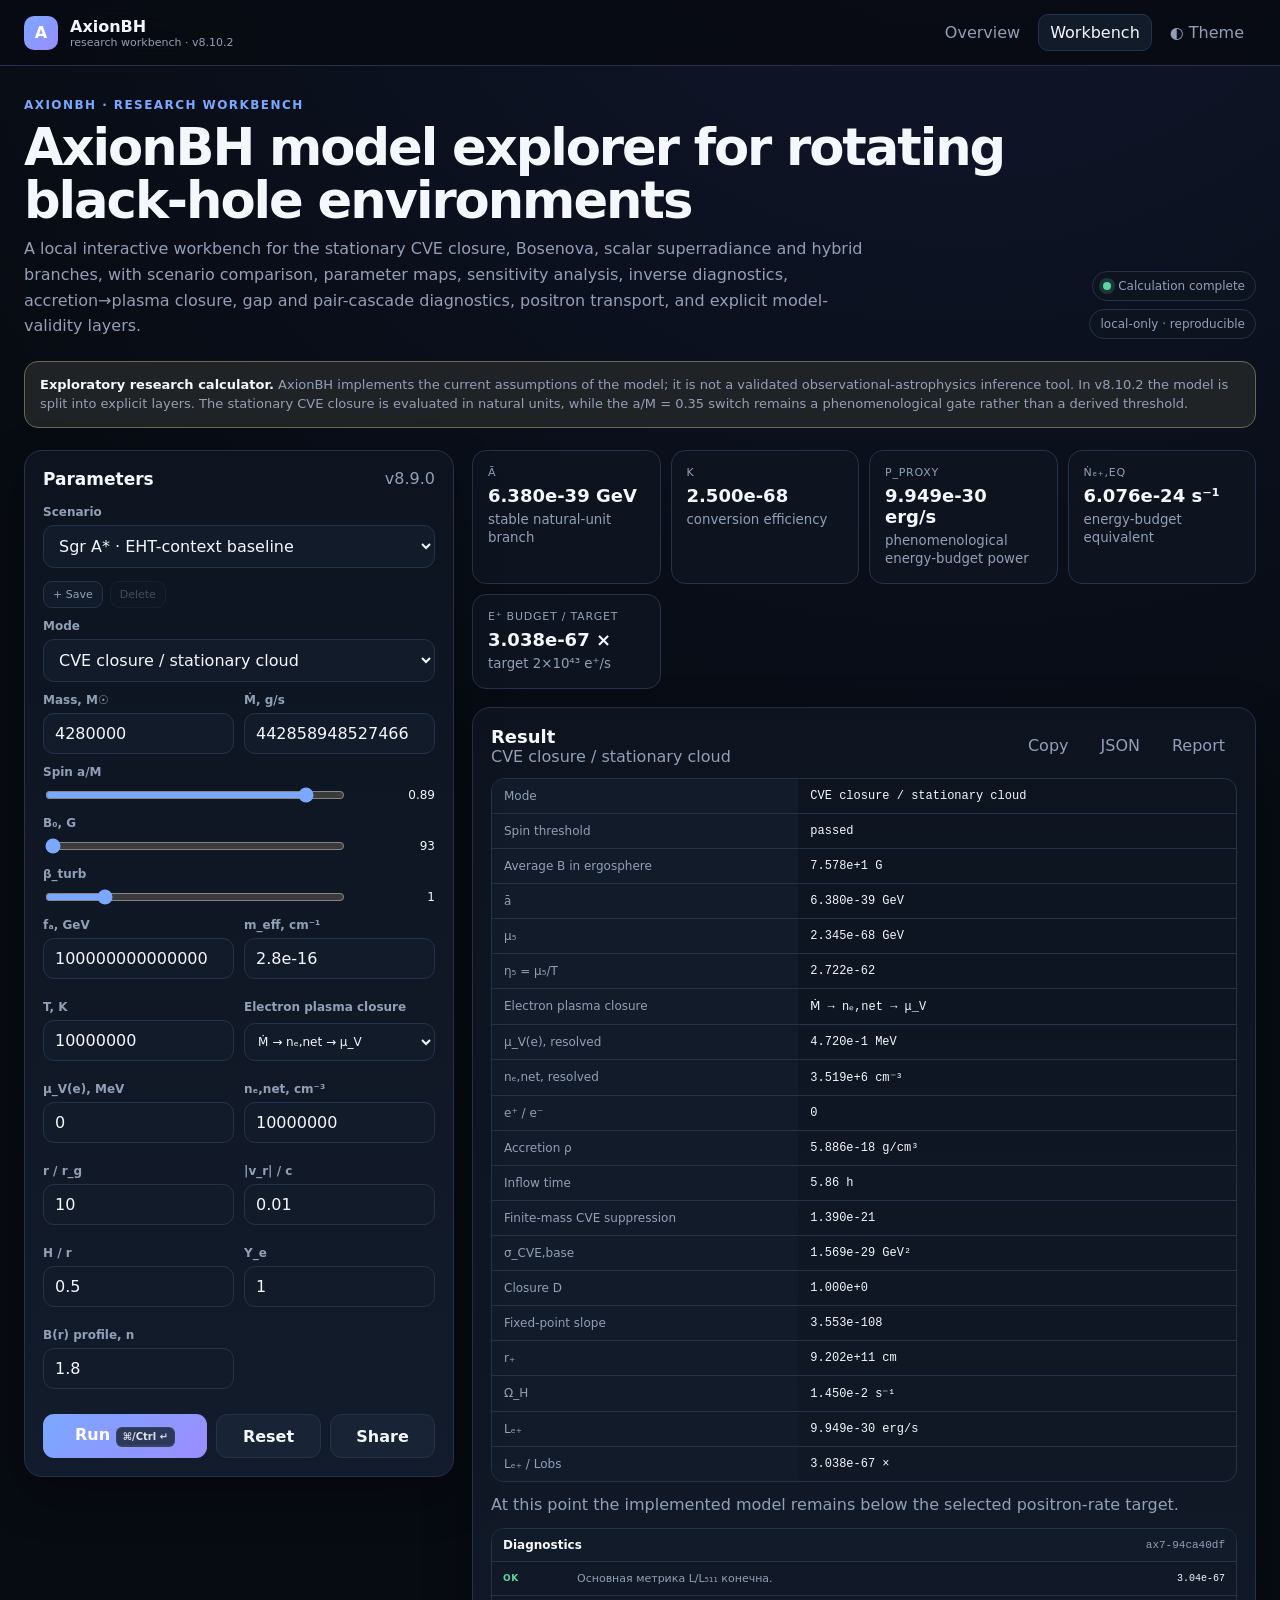
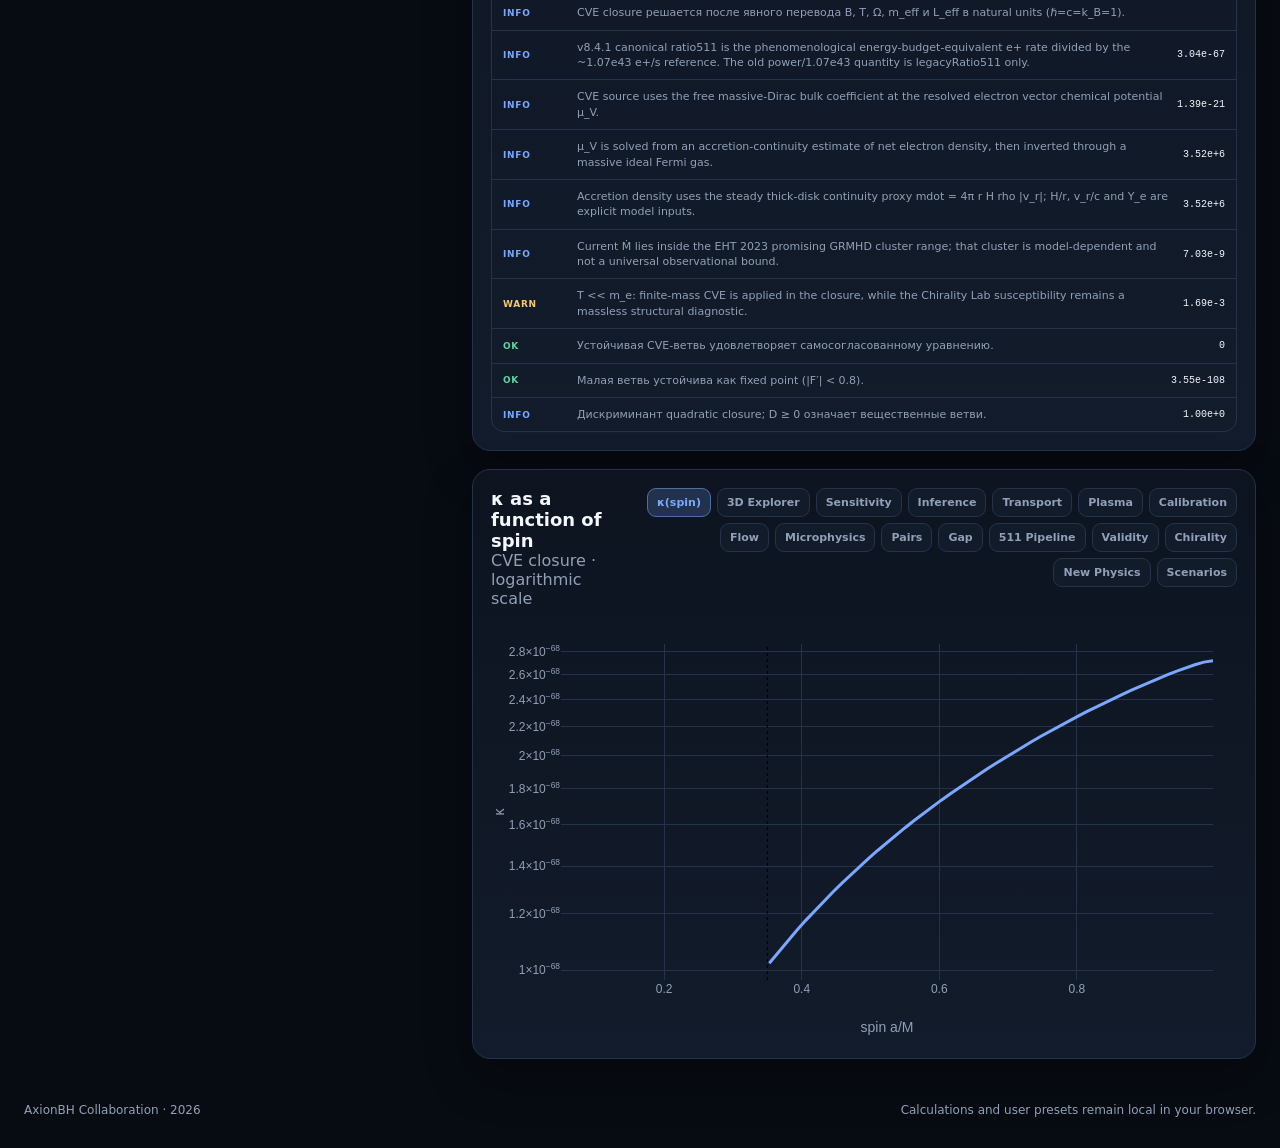
<file: sim.html>
<!doctype html>
<html lang="en" data-theme="dark">
<head>
  <meta charset="utf-8">
  <meta name="viewport" content="width=device-width,initial-scale=1">
  <meta name="description" content="AxionBH v8.10.2 interactive browser workbench for black-hole, plasma, pair-production and Galactic 511-keV model diagnostics.">
  <meta name="theme-color" content="#070b12">
  <meta name="color-scheme" content="dark light">
  <link rel="canonical" href="https://dargon777.github.io/AxionBH-v3.3/sim.html">
  <link rel="icon" href="favicon.svg" type="image/svg+xml">
  <link rel="manifest" href="site.webmanifest">
  <meta property="og:type" content="website">
  <meta property="og:title" content="AxionBH — Research Workbench v8.10.2">
  <meta property="og:description" content="Interactive exploratory workbench for AxionBH model diagnostics and reproducible parameter studies.">
  <meta property="og:url" content="https://dargon777.github.io/AxionBH-v3.3/sim.html">
  <meta name="twitter:card" content="summary">
  <meta name="twitter:title" content="AxionBH — Research Workbench v8.10.2">
  <meta name="twitter:description" content="Interactive exploratory workbench for black-hole, plasma, pair-production and 511-keV diagnostics.">
  <title>AxionBH — Research Workbench v8.10.2</title>
  <link rel="stylesheet" href="simulator.css">
  <script defer src="https://cdn.plot.ly/plotly-2.35.2.min.js"></script>
  <script defer src="simulator-core.js"></script>
  <script defer src="simulator-app.js"></script>
</head>
<body>
  <a class="skip-link" href="#main-content">Skip to main content</a>
  <header class="topbar">
    <div class="topbar-inner">
      <a class="brand" href="index.html">
        <span class="brand-mark">A</span>
        <span>AxionBH<small>research workbench · v8.10.2</small></span>
      </a>
      <nav class="nav">
        <a href="index.html">Overview</a>
        <a href="sim.html" aria-current="page">Workbench</a>
        <button id="themeBtn" class="ghost-btn" type="button">◐ Theme</button>
      </nav>
    </div>
  </header>

  <main id="main-content" class="shell">
    <section class="hero">
      <div>
        <div class="eyebrow">AxionBH · research workbench</div>
        <h1>AxionBH model explorer for rotating black-hole environments</h1>
        <p>A local interactive workbench for the stationary CVE closure, Bosenova, scalar superradiance and hybrid branches, with scenario comparison, parameter maps, sensitivity analysis, inverse diagnostics, accretion→plasma closure, gap and pair-cascade diagnostics, positron transport, and explicit model-validity layers.</p>
      </div>
      <div class="status-stack">
        <span class="badge"><span id="runStatusDot" class="dot"></span><span id="runStatus" role="status" aria-live="polite">Engine ready</span></span>
        <span class="badge">local-only · reproducible</span>
      </div>
    </section>

    <div class="notice">
      <strong>Exploratory research calculator.</strong> AxionBH implements the current assumptions of the model; it is not a validated observational-astrophysics inference tool. In v8.10.2 the model is split into explicit layers. The stationary CVE closure is evaluated in natural units, while the a/M = 0.35 switch remains a phenomenological gate rather than a derived threshold.
    </div>

    <section class="workspace">
      <aside class="panel controls">
        <div class="panel-title">
          <h2>Parameters</h2>
          <span class="muted">v8.9.0</span>
        </div>

        <div class="field">
          <label for="preset">Scenario</label>
          <select id="preset" class="select">
            <option value="baseline">Sgr A* · EHT-context baseline</option>
            <option value="legacy">Legacy AxionBH baseline</option>
            <option value="breakthrough">High-B breakthrough</option>
            <option value="optimistic">Optimistic</option>
            <option value="custom">Custom</option>
          </select>
          <div class="preset-actions">
            <button id="savePresetBtn" class="mini-btn" type="button">+ Save</button>
            <button id="deletePresetBtn" class="mini-btn" type="button" disabled>Delete</button>
          </div>
        </div>

        <div class="field">
          <label for="mode">Mode</label>
          <select id="mode" class="select">
            <option value="cme">CVE closure / stationary cloud</option>
            <option value="bosenova">Bosenova / manual bursts</option>
            <option value="superradiant">Scalar superradiant growth</option>
            <option value="hybrid">Superradiant + Bosenova</option>
          </select>
        </div>

        <div class="grid-2">
          <div class="field"><label>Mass, M☉</label><input id="massSolar" class="input" type="number" step="any"></div>
          <div class="field"><label>Ṁ, g/s</label><input id="mdot" class="input" type="number" step="any"></div>
        </div>

        <div class="field">
          <label>Spin a/M</label>
          <div class="range-row"><input id="spin" type="range" min="0" max="0.998" step="0.001"><span id="spinOut" class="range-value"></span></div>
        </div>
        <div class="field">
          <label>B₀, G</label>
          <div class="range-row"><input id="B0" type="range" min="1" max="200000" step="100"><span id="B0Out" class="range-value"></span></div>
        </div>
        <div class="field">
          <label>β_turb</label>
          <div class="range-row"><input id="betaTurb" type="range" min="0.1" max="5" step="0.1"><span id="betaTurbOut" class="range-value"></span></div>
        </div>

        <div class="grid-2">
          <div class="field"><label>fₐ, GeV</label><input id="faGev" class="input" type="number" step="any"></div>
          <div class="field"><label>m_eff, cm⁻¹</label><input id="mEff" class="input" type="number" step="any"></div>
          <div class="field"><label>T, K</label><input id="temperature" class="input" type="number" step="any"></div>
          <div class="field">
            <label>Electron plasma closure</label>
            <select id="electronDensityMode" class="select compact-select">
              <option value="0">manual μ_V</option>
              <option value="1">nₑ,net → μ_V</option>
              <option value="2">Ṁ → nₑ,net → μ_V</option>
            </select>
          </div>
          <div class="field"><label>μ_V(e), MeV</label><input id="electronMuMeV" class="input" type="number" min="0" step="any"></div>
          <div class="field"><label>nₑ,net, cm⁻³</label><input id="electronDensityCm3" class="input" type="number" min="0" step="any"></div>
          <div class="field accretion-closure-field"><label>r / r_g</label><input id="accretionRadiusRg" class="input" type="number" min="1.01" step="any"></div>
          <div class="field accretion-closure-field"><label>|v_r| / c</label><input id="radialVelocityFracC" class="input" type="number" min="0.000001" max="1" step="any"></div>
          <div class="field accretion-closure-field"><label>H / r</label><input id="scaleHeightRatio" class="input" type="number" min="0.000001" step="any"></div>
          <div class="field accretion-closure-field"><label>Y_e</label><input id="electronFractionYe" class="input" type="number" min="0.000001" max="1" step="any"></div>
          <div class="field"><label>B(r) profile, n</label><input id="nProfile" class="input" type="number" min="0.01" step="0.1"></div>
        </div>

        <div id="axionMassField" class="field hidden">
          <label>Axion mass mₐ, eV</label>
          <input id="axionMassEv" class="input" type="number" step="any">
        </div>

        <div id="superradianceFields" class="hidden">
          <div class="section-divider"></div>
          <div class="panel-title"><h3>Scalar 211</h3><span class="muted">superradiance physics</span></div>
          <div class="field">
            <label>Seed occupation N_seed</label>
            <input id="superradianceSeedOccupation" class="input" type="number" min="1" step="any">
          </div>
          <p class="muted">Γ uses the small-α scalar 211 fit; growth is allowed only when ω_R &lt; mΩ_H. Saturation is estimated from spin-down to the superradiant boundary.</p>
        </div>

        <div id="bosenovaFields" class="hidden">
          <div class="section-divider"></div>
          <div class="panel-title"><h3>Bosenova</h3><span class="muted">burst model</span></div>
          <div id="burstManualFields" class="grid-2">
            <div class="field"><label>Burst energy, erg</label><input id="burstEnergy" class="input" type="number" step="any"></div>
            <div class="field"><label>Interval, years</label><input id="burstIntervalYears" class="input" type="number" step="any"></div>
          </div>
          <div class="field"><label>Duration, s</label><input id="burstDuration" class="input" type="number" step="any"></div>
        </div>

        <div id="conversionEfficiencyField" class="field hidden">
          <div class="section-divider"></div>
          <label>Phenomenological pair-conversion efficiency ε_pair</label>
          <input id="burstEfficiency" class="input" type="number" min="0" max="1" step="any">
          <p class="muted">This quantity is not derived axion → e⁺e⁻ microphysics; it remains an explicit phenomenological energy-conversion proxy.</p>
        </div>

        <div class="actions">
          <button id="runBtn" class="btn btn-primary" type="button">Run <span class="kbd">⌘/Ctrl ↵</span></button>
          <button id="resetBtn" class="btn btn-secondary" type="button">Reset</button>
          <button id="shareBtn" class="btn btn-secondary" type="button">Share</button>
        </div>
      </aside>

      <section class="results">
        <div id="emptyState" class="panel empty">
          <div><strong>Results will appear here</strong>Choose parameters and run the calculation.</div>
        </div>

        <div id="resultArea" class="hidden" aria-live="polite">
          <div id="metricGrid" class="metric-grid"></div>

          <div class="panel result-panel" style="margin-top:18px">
            <div class="result-head">
              <div><h2>Result</h2><div id="modeBadge" class="muted"></div></div>
              <div class="inline-actions">
                <button id="copyBtn" class="ghost-btn" type="button">Copy</button>
                <button id="exportBtn" class="ghost-btn" type="button">JSON</button>
                <button id="reportBtn" class="ghost-btn" type="button">Report</button>
              </div>
            </div>
            <div id="resultTable" class="result-table"></div>
            <p id="interpretation" class="muted" style="margin:13px 0 0"></p>
            <div id="diagnostics" class="diagnostics"></div>
          </div>
        </div>

        <div class="panel chart-panel">
          <div class="result-head analysis-head">
            <div>
              <h2 id="analysisTitle">κ as a function of spin</h2>
              <div id="analysisSubtitle" class="muted">CVE closure · logarithmic scale</div>
            </div>
            <div class="analysis-tabs" role="tablist" aria-label="Analysis">
              <button class="analysis-tab active" data-analysis="spin" type="button">κ(spin)</button>
              <button class="analysis-tab" data-analysis="explorer" type="button">3D Explorer</button>
              <button class="analysis-tab" data-analysis="sensitivity" type="button">Sensitivity</button>
              <button class="analysis-tab" data-analysis="inference" type="button">Inference</button>
              <button class="analysis-tab" data-analysis="transport" type="button">Transport</button>
              <button class="analysis-tab" data-analysis="plasma" type="button">Plasma</button>
              <button class="analysis-tab" data-analysis="calibration" type="button">Calibration</button>
              <button class="analysis-tab" data-analysis="flow" type="button">Flow</button>
              <button class="analysis-tab" data-analysis="micro" type="button">Microphysics</button>
              <button class="analysis-tab" data-analysis="pairs" type="button">Pairs</button>
              <button class="analysis-tab" data-analysis="gap" type="button">Gap</button>
              <button class="analysis-tab" data-analysis="annihilation" type="button">511 Pipeline</button>
              <button class="analysis-tab" data-analysis="validity" type="button">Validity</button>
              <button class="analysis-tab" data-analysis="chirality" type="button">Chirality</button>
              <button class="analysis-tab" data-analysis="missing" type="button">New Physics</button>
              <button class="analysis-tab" data-analysis="compare" type="button">Scenarios</button>
            </div>
          </div>

          <div id="explorerControls" class="explorer-controls hidden">
            <div class="explorer-field">
              <label for="explorerView">View</label>
              <select id="explorerView" class="select compact-select">
                <option value="surface">Surface A / B</option>
                <option value="contour">Contour A / B</option>
                <option value="difference">Δ% A vs B</option>
                <option value="deficit">Deficit to e⁺ target</option>
              </select>
            </div>
            <div class="explorer-field">
              <label for="explorerReference">Model B</label>
              <select id="explorerReference" class="select compact-select">
                <option value="baseline">Sgr A* · EHT-context baseline</option>
            <option value="legacy">Legacy AxionBH baseline</option>
                <option value="breakthrough">High-B breakthrough</option>
                <option value="optimistic">Optimistic</option>
              </select>
            </div>
            <div class="explorer-field explorer-fa">
              <label for="explorerFaExp">fₐ slice, GeV</label>
              <div class="range-row">
                <input id="explorerFaExp" type="range" min="14" max="18" step="0.1" value="16">
                <span id="explorerFaOut" class="range-value">1.00e+16</span>
              </div>
            </div>
            <div class="explorer-field">
              <label for="explorerResolution">Grid</label>
              <select id="explorerResolution" class="select compact-select">
                <option value="low">Low · 14×10</option>
                <option value="medium" selected>Medium · 20×15</option>
                <option value="high">High · 28×20</option>
              </select>
            </div>
            <div class="explorer-field explorer-export">
              <label>Data</label>
              <button id="explorerCsvBtn" class="mini-btn" type="button">CSV grid</button>
            </div>
          </div>

          <div id="chiralityControls" class="explorer-controls chirality-controls hidden">
            <div class="explorer-field explorer-fa">
              <label for="chiralityFlipExp">log₁₀ Γ_flip, s⁻¹</label>
              <div class="range-row">
                <input id="chiralityFlipExp" type="range" min="-30" max="6" step="0.25" value="-6">
                <span id="chiralityFlipOut" class="range-value">1.00e-6</span>
              </div>
            </div>
            <div class="explorer-field explorer-fa">
              <label for="chiralityTimeExp">log₁₀ horizon, s</label>
              <div class="range-row">
                <input id="chiralityTimeExp" type="range" min="-3" max="15" step="0.25" value="6">
                <span id="chiralityTimeOut" class="range-value">1.00e+6</span>
              </div>
            </div>
            <div class="explorer-field">
              <label for="chiralityAnomalyMode">E·B anomaly</label>
              <select id="chiralityAnomalyMode" class="select compact-select">
                <option value="off">Off</option>
                <option value="source">+ E∥B</option>
                <option value="sink">− E∥B</option>
              </select>
            </div>
            <div class="explorer-field explorer-fa">
              <label for="chiralityEExp">log₁₀ |E∥/B|</label>
              <div class="range-row">
                <input id="chiralityEExp" type="range" min="-40" max="0" step="0.25" value="-30">
                <span id="chiralityEOut" class="range-value">1.00e-30</span>
              </div>
            </div>
          </div>

          <div id="gapControls" class="explorer-controls hidden">
            <div class="explorer-field">
              <label for="gapPotentialModel">Gap potential</label>
              <select id="gapPotentialModel" class="select compact-select">
                <option value="vacuum-h2">vacuum · ΔV ∝ h²</option>
                <option value="near-gj-h3">near-GJ · ΔV ∝ h³/6</option>
              </select>
            </div>
            <div class="explorer-field">
              <label for="gapClosureMode">Gap height</label>
              <select id="gapClosureMode" class="select compact-select">
                <option value="solve">solve pair/GJ closure</option>
                <option value="manual">manual h/r_g</option>
              </select>
            </div>
            <div class="explorer-field explorer-fa">
              <label for="gapHeightExp">log₁₀(h/r_g), manual</label>
              <div class="range-row">
                <input id="gapHeightExp" type="range" min="-3" max="0" step="0.05" value="-1">
                <span id="gapHeightOut" class="range-value">1.00e-1</span>
              </div>
            </div>
            <div class="explorer-field explorer-fa">
              <label for="gapInjectionExp">log₁₀ funnel injection</label>
              <div class="range-row">
                <input id="gapInjectionExp" type="range" min="-24" max="0" step="0.25" value="-18">
                <span id="gapInjectionOut" class="range-value">1.00e-18</span>
              </div>
            </div>
            <div class="explorer-field explorer-fa">
              <label for="gapCurvatureExp">log₁₀(ρ_c/r_g)</label>
              <div class="range-row">
                <input id="gapCurvatureExp" type="range" min="-1" max="1" step="0.05" value="0">
                <span id="gapCurvatureOut" class="range-value">1.00e+0</span>
              </div>
            </div>
            <div class="explorer-field explorer-fa">
              <label for="gapSoftMinExp">log₁₀ ε_min, eV</label>
              <div class="range-row">
                <input id="gapSoftMinExp" type="range" min="-6" max="3" step="0.1" value="-3">
                <span id="gapSoftMinOut" class="range-value">1.00e-3</span>
              </div>
            </div>
            <div class="explorer-field explorer-fa">
              <label for="gapSoftMaxExp">log₁₀ ε_max, eV</label>
              <div class="range-row">
                <input id="gapSoftMaxExp" type="range" min="-2" max="6" step="0.1" value="4">
                <span id="gapSoftMaxOut" class="range-value">1.00e+4</span>
              </div>
            </div>
            <div class="explorer-field explorer-fa">
              <label for="gapPhotonIndex">photon-number index p</label>
              <div class="range-row">
                <input id="gapPhotonIndex" type="range" min="0.5" max="4" step="0.05" value="2">
                <span id="gapPhotonIndexOut" class="range-value">2.00</span>
              </div>
            </div>
            <div class="explorer-field explorer-fa">
              <label for="gapSoftLumExp">log₁₀ L_soft, erg/s</label>
              <div class="range-row">
                <input id="gapSoftLumExp" type="range" min="30" max="42" step="0.1" value="36">
                <span id="gapSoftLumOut" class="range-value">1.00e+36</span>
              </div>
            </div>
          </div>

          <div id="annihilationControls" class="explorer-controls hidden">
            <div class="explorer-field">
              <label for="positronSourceKind">Production source</label>
              <select id="positronSourceKind" class="select compact-select">
                <option value="mode-proxy">current mode output</option>
                <option value="gap-cascade">self-consistent gap cascade</option>
                <option value="gap-schwinger">Schwinger @ solved gap</option>
              </select>
            </div>
            <div class="explorer-field">
              <label for="positronTransportModel">Transport model</label>
              <select id="positronTransportModel" class="select compact-select">
                <option value="ism-timescale">v8.9 ISM timescale</option>
                <option value="legacy-factors">v8.8 manual factors</option>
              </select>
            </div>
            <div class="explorer-field">
              <label for="positronIsmPhase">ISM phase</label>
              <select id="positronIsmPhase" class="select compact-select">
                <option value="warm-neutral">warm neutral</option>
                <option value="warm-ionized">warm ionized</option>
                <option value="hot-ionized">hot ionized</option>
                <option value="cold-neutral">cold neutral</option>
                <option value="diffuse-molecular">diffuse molecular</option>
              </select>
            </div>
            <div class="explorer-field">
              <label for="positronPropagationMode">Propagation regime</label>
              <select id="positronPropagationMode" class="select compact-select">
                <option value="diffusion-advection">diffusion + advection</option>
                <option value="collisional-ballistic">collisional / ballistic</option>
              </select>
            </div>
            <div class="explorer-field explorer-fa">
              <label for="positronEscape">source escape fraction</label>
              <div class="range-row">
                <input id="positronEscape" type="range" min="0" max="1" step="0.01" value="1">
                <span id="positronEscapeOut" class="range-value">1.00</span>
              </div>
            </div>
            <div class="explorer-field explorer-fa">
              <label for="positronBulgeRadiusPc">bulge acceptance radius, pc</label>
              <div class="range-row">
                <input id="positronBulgeRadiusPc" type="range" min="100" max="3000" step="25" value="1000">
                <span id="positronBulgeRadiusOut" class="range-value">1000</span>
              </div>
            </div>
            <div class="explorer-field explorer-fa">
              <label for="positronInjectionExp">log₁₀ injection energy, MeV</label>
              <div class="range-row">
                <input id="positronInjectionExp" type="range" min="-2" max="2" step="0.05" value="0">
                <span id="positronInjectionOut" class="range-value">1.00 MeV</span>
              </div>
            </div>
            <div class="explorer-field explorer-fa">
              <label for="positronLogD10">log₁₀ D(10 GeV), cm²/s</label>
              <div class="range-row">
                <input id="positronLogD10" type="range" min="24" max="30" step="0.1" value="28">
                <span id="positronLogD10Out" class="range-value">1.00e+28</span>
              </div>
            </div>
            <div class="explorer-field explorer-fa">
              <label for="positronDiffusionDelta">diffusion index δ</label>
              <div class="range-row">
                <input id="positronDiffusionDelta" type="range" min="0" max="1" step="0.02" value="0.5">
                <span id="positronDiffusionDeltaOut" class="range-value">0.50</span>
              </div>
            </div>
            <div class="explorer-field explorer-fa">
              <label for="positronAdvectionKms">advection, km/s</label>
              <div class="range-row">
                <input id="positronAdvectionKms" type="range" min="0" max="300" step="5" value="20">
                <span id="positronAdvectionKmsOut" class="range-value">20</span>
              </div>
            </div>
            <div class="explorer-field explorer-fa">
              <label for="positronFieldLineExp">log₁₀ field-line displacement fraction</label>
              <div class="range-row">
                <input id="positronFieldLineExp" type="range" min="-4" max="0" step="0.1" value="-2">
                <span id="positronFieldLineOut" class="range-value">1.00e-2</span>
              </div>
            </div>
            <div class="explorer-field explorer-fa">
              <label for="positronAnnCoeffExp">log₁₀ effective thermal annihilation k, cm³/s</label>
              <div class="range-row">
                <input id="positronAnnCoeffExp" type="range" min="-15" max="-10" step="0.1" value="-12">
                <span id="positronAnnCoeffOut" class="range-value">1.00e-12</span>
              </div>
            </div>
            <div class="explorer-field explorer-fa">
              <label for="positroniumFraction">positronium fraction f_Ps</label>
              <div class="range-row">
                <input id="positroniumFraction" type="range" min="0" max="1" step="0.01" value="0.95">
                <span id="positroniumFractionOut" class="range-value">0.95</span>
              </div>
            </div>
            <div class="explorer-field explorer-fa">
              <label for="positronSmearingPc">legacy smearing, pc</label>
              <div class="range-row">
                <input id="positronSmearingPc" type="range" min="25" max="600" step="5" value="150">
                <span id="positronSmearingOut" class="range-value">150</span>
              </div>
            </div>
            <div class="explorer-field explorer-fa">
              <label for="positronThermalization">legacy thermalisation survival</label>
              <div class="range-row">
                <input id="positronThermalization" type="range" min="0" max="1" step="0.01" value="1">
                <span id="positronThermalizationOut" class="range-value">1.00</span>
              </div>
            </div>
            <div class="explorer-field explorer-fa">
              <label for="positronAnnihilation">legacy annihilation fraction</label>
              <div class="range-row">
                <input id="positronAnnihilation" type="range" min="0" max="1" step="0.01" value="1">
                <span id="positronAnnihilationOut" class="range-value">1.00</span>
              </div>
            </div>
          </div>

          <div id="missingPhysicsControls" class="explorer-controls missing-controls hidden">
            <div class="explorer-field">
              <label for="missingPlacement">g_extra placement</label>
              <select id="missingPlacement" class="select compact-select">
                <option value="source">Closure source</option>
                <option value="chiral">Axion → μ₅ coupling</option>
                <option value="conversion">Post-closure e⁺ conversion</option>
              </select>
            </div>
            <div class="explorer-field explorer-fa">
              <label for="missingGainExp">log₁₀ g_extra</label>
              <div class="range-row">
                <input id="missingGainExp" type="range" min="0" max="220" step="0.25" value="0">
                <span id="missingGainOut" class="range-value">1.00e+0</span>
              </div>
            </div>
          </div>

          <div id="analysisBusy" class="analysis-busy hidden" role="status" aria-live="polite">Computing grid…</div>
          <div id="plot"></div>
          <div id="analysisTable" class="analysis-table hidden"></div>
        </div>
      </section>
    </section>
  </main>

  <footer class="footer">
    <span>AxionBH Collaboration · 2026</span>
    <span>Calculations and user presets remain local in your browser.</span>
  </footer>
  <div id="toast" class="toast" role="status" aria-live="polite"></div>
</body>
</html>
</file>
<file: simulator.css>
:root {
  color-scheme: dark;
  --bg: #070b12;
  --panel: #0d1420;
  --panel-2: #121b2a;
  --panel-3: #182436;
  --border: #24334a;
  --text: #f4f7fb;
  --muted: #91a0b6;
  --accent: #7aa8ff;
  --accent-2: #9b8cff;
  --ok: #5ed6a0;
  --warn: #f5ca69;
  --danger: #ff7d86;
  --shadow: 0 18px 48px rgba(0,0,0,.25);
}
:root[data-theme="light"] {
  color-scheme: light;
  --bg: #f4f7fb;
  --panel: #fff;
  --panel-2: #f8faff;
  --panel-3: #edf2f9;
  --border: #d9e1ec;
  --text: #172033;
  --muted: #637188;
  --accent: #356fe8;
  --accent-2: #684bd8;
  --ok: #138257;
  --warn: #9b6900;
  --danger: #c94451;
  --shadow: 0 18px 45px rgba(24,42,72,.10);
}
*{box-sizing:border-box}
html{scroll-behavior:smooth}
body{margin:0;background:radial-gradient(circle at 75% -10%,rgba(93,113,255,.13),transparent 36%),var(--bg);color:var(--text);font-family:Inter,ui-sans-serif,system-ui,-apple-system,"Segoe UI",sans-serif}
button,input,select{font:inherit}
a{color:inherit}
.topbar{position:sticky;top:0;z-index:20;background:color-mix(in srgb,var(--bg) 86%,transparent);backdrop-filter:blur(18px);border-bottom:1px solid var(--border)}
.topbar-inner{max-width:1440px;margin:auto;padding:14px 24px;display:flex;align-items:center;gap:20px}
.brand{display:flex;align-items:center;gap:12px;font-weight:800;text-decoration:none}
.brand-mark{display:grid;place-items:center;width:34px;height:34px;border-radius:10px;background:linear-gradient(135deg,var(--accent),var(--accent-2));color:white}
.brand small{display:block;font-weight:500;color:var(--muted);font-size:11px}
.nav{display:flex;gap:6px;margin-left:auto}
.nav a,.ghost-btn{border:1px solid transparent;border-radius:10px;padding:8px 11px;color:var(--muted);text-decoration:none;background:transparent;cursor:pointer}
.nav a:hover,.ghost-btn:hover{background:var(--panel-2);color:var(--text);border-color:var(--border)}
.shell{max-width:1440px;margin:auto;padding:28px 24px 44px}
.hero{display:grid;grid-template-columns:1fr auto;gap:24px;align-items:end;margin-bottom:22px}
.eyebrow{display:inline-flex;gap:8px;align-items:center;color:var(--accent);font-size:12px;font-weight:700;text-transform:uppercase;letter-spacing:.12em}
.hero h1{font-size:clamp(30px,4vw,52px);line-height:1.03;margin:8px 0 10px;letter-spacing:-.04em}
.hero p{max-width:850px;color:var(--muted);margin:0;font-size:16px;line-height:1.6}
.status-stack{display:grid;gap:8px;justify-items:end}
.badge{display:inline-flex;align-items:center;gap:7px;border:1px solid var(--border);background:var(--panel);padding:7px 10px;border-radius:999px;color:var(--muted);font-size:12px}
.dot{width:8px;height:8px;border-radius:50%;background:var(--ok);box-shadow:0 0 0 4px color-mix(in srgb,var(--ok) 18%,transparent)}
.notice{margin:18px 0 22px;border:1px solid color-mix(in srgb,var(--warn) 35%,var(--border));background:color-mix(in srgb,var(--warn) 8%,var(--panel));padding:13px 15px;border-radius:14px;color:var(--muted);font-size:13px;line-height:1.5}
.workspace{display:grid;grid-template-columns:minmax(330px,430px) minmax(0,1fr);gap:18px;align-items:start}
.panel{background:linear-gradient(180deg,var(--panel),color-mix(in srgb,var(--panel) 95%,var(--accent) 5%));border:1px solid var(--border);border-radius:18px;box-shadow:var(--shadow)}
.controls{padding:18px;position:sticky;top:78px}
.panel-title{display:flex;align-items:center;justify-content:space-between;gap:12px;margin-bottom:16px}
.panel-title h2,.panel-title h3{margin:0;font-size:17px}
.muted{color:var(--muted)}
.grid-2{display:grid;grid-template-columns:1fr 1fr;gap:10px}
.field{display:grid;gap:6px;margin-bottom:11px}
.field label{font-size:12px;color:var(--muted);font-weight:650}
.input,.select{width:100%;border:1px solid var(--border);background:var(--panel-2);color:var(--text);border-radius:11px;padding:10px 11px;outline:none}
.input:focus,.select:focus{border-color:var(--accent);box-shadow:0 0 0 3px color-mix(in srgb,var(--accent) 18%,transparent)}
.range-row{display:grid;grid-template-columns:1fr 82px;gap:10px;align-items:center}
input[type="range"]{width:100%;accent-color:var(--accent)}
.range-value{font-variant-numeric:tabular-nums;text-align:right;color:var(--text);font-size:12px}
.section-divider{height:1px;background:var(--border);margin:16px 0}
.actions{display:grid;grid-template-columns:1fr 1fr;gap:9px;margin-top:14px}
.btn{border:none;border-radius:11px;padding:11px 14px;font-weight:750;cursor:pointer}
.btn-primary{background:linear-gradient(135deg,var(--accent),var(--accent-2));color:white}
.btn-secondary{background:var(--panel-3);color:var(--text);border:1px solid var(--border)}
.btn:disabled{opacity:.45;cursor:not-allowed}
.results{display:grid;gap:18px}
.metric-grid{display:grid;grid-template-columns:repeat(4,minmax(0,1fr));gap:10px}
.metric{padding:15px;border:1px solid var(--border);border-radius:14px;background:var(--panel)}
.metric span{display:block;color:var(--muted);font-size:11px;text-transform:uppercase;letter-spacing:.07em}
.metric strong{display:block;font-size:18px;margin-top:6px;overflow-wrap:anywhere}
.metric small{display:block;color:var(--muted);margin-top:5px;line-height:1.35}
.result-panel{padding:18px}
.result-head{display:flex;align-items:center;justify-content:space-between;gap:12px;margin-bottom:12px}
.result-head h2{margin:0;font-size:18px}
.result-table{display:grid;grid-template-columns:minmax(170px,.7fr) 1fr;gap:0;border:1px solid var(--border);border-radius:13px;overflow:hidden}
.result-table div{padding:10px 12px;border-bottom:1px solid var(--border)}
.result-table div:nth-last-child(-n+2){border-bottom:none}
.result-table .key{color:var(--muted);background:var(--panel-2);font-size:12px}
.result-table .value{font-family:"SFMono-Regular",Consolas,monospace;font-size:12px;overflow-wrap:anywhere}
.chart-panel{padding:18px}
#plot{height:390px}
.empty{min-height:300px;display:grid;place-items:center;text-align:center;color:var(--muted);padding:30px}
.empty strong{display:block;color:var(--text);margin-bottom:6px}
.footer{max-width:1440px;margin:auto;padding:0 24px 34px;color:var(--muted);font-size:12px;display:flex;justify-content:space-between;gap:14px}
.inline-actions{display:flex;gap:8px;flex-wrap:wrap}
.hidden{display:none!important}
.toast{position:fixed;right:20px;bottom:20px;background:var(--panel);border:1px solid var(--border);border-radius:12px;padding:11px 14px;box-shadow:var(--shadow);opacity:0;transform:translateY(10px);pointer-events:none;transition:.2s}
.toast.show{opacity:1;transform:none}
@media(max-width:1050px){.workspace{grid-template-columns:1fr}.controls{position:static}.metric-grid{grid-template-columns:repeat(2,1fr)}}
@media(max-width:680px){.shell,.topbar-inner,.footer{padding-left:14px;padding-right:14px}.hero{grid-template-columns:1fr}.status-stack{justify-items:start}.nav a{display:none}.grid-2,.actions,.metric-grid{grid-template-columns:1fr}.result-table{grid-template-columns:1fr}.result-table .key{border-bottom:0}.result-table div:nth-last-child(-n+2){border-bottom:1px solid var(--border)}}

.preset-actions{display:flex;gap:7px;margin-top:7px}
.mini-btn{border:1px solid var(--border);background:var(--panel-2);color:var(--muted);border-radius:9px;padding:6px 9px;font-size:11px;cursor:pointer}
.mini-btn:hover:not(:disabled){color:var(--text);background:var(--panel-3)}
.mini-btn:disabled{opacity:.4;cursor:not-allowed}
.analysis-head{align-items:flex-start}
.analysis-tabs{display:flex;gap:6px;flex-wrap:wrap;justify-content:flex-end}
.analysis-tab{border:1px solid var(--border);background:var(--panel-2);color:var(--muted);border-radius:9px;padding:7px 9px;font-size:11px;font-weight:700;cursor:pointer}
.analysis-tab:hover{color:var(--text);background:var(--panel-3)}
.analysis-tab.active{background:color-mix(in srgb,var(--accent) 16%,var(--panel-2));color:var(--accent);border-color:color-mix(in srgb,var(--accent) 50%,var(--border))}
.analysis-busy{height:390px;display:grid;place-items:center;color:var(--muted);font-size:13px}
.analysis-busy:not(.hidden)+#plot{display:none}
.analysis-table{margin-top:14px;border:1px solid var(--border);border-radius:13px;overflow:hidden}
.analysis-row{display:grid;grid-template-columns:minmax(140px,1.4fr) repeat(3,minmax(80px,1fr));align-items:center}
.analysis-row.compare{grid-template-columns:minmax(170px,1.5fr) .7fr .8fr 1fr}
.analysis-row>span,.analysis-row>strong{padding:9px 11px;border-bottom:1px solid var(--border);font-size:12px;overflow-wrap:anywhere}
.analysis-row>span{font-family:"SFMono-Regular",Consolas,monospace}
.analysis-row>strong{font-weight:700}
.analysis-row:last-child>span,.analysis-row:last-child>strong{border-bottom:none}
.analysis-row-head{background:var(--panel-2);color:var(--muted);text-transform:uppercase;letter-spacing:.05em}
.analysis-row-head>span{font-family:inherit;font-size:10px;font-weight:750}
@media(max-width:820px){
  .analysis-head{display:grid;gap:12px}
  .analysis-tabs{justify-content:flex-start}
  .analysis-row,.analysis-row.compare{grid-template-columns:1.3fr repeat(3,1fr)}
}
@media(max-width:560px){
  .analysis-tabs{display:grid;grid-template-columns:1fr 1fr;width:100%}
  .analysis-row,.analysis-row.compare{grid-template-columns:1fr 1fr}
  .analysis-row-head{display:none}
  .analysis-row>span,.analysis-row>strong{border-bottom:1px solid var(--border)}
}

.explorer-controls{
  display:grid;
  grid-template-columns:1fr 1.2fr 2fr 1fr;
  gap:10px;
  align-items:end;
  margin:2px 0 14px;
  padding:12px;
  border:1px solid var(--border);
  border-radius:13px;
  background:var(--panel-2);
}
.explorer-field{display:grid;gap:6px;min-width:0}
.explorer-field label{
  color:var(--muted);
  font-size:10px;
  font-weight:750;
  text-transform:uppercase;
  letter-spacing:.06em;
}
.compact-select{padding:8px 9px;font-size:12px}
.explorer-fa .range-row{grid-template-columns:1fr 90px}
#plot{transition:height .18s ease}
#plot.plot-tall{height:570px}
.explorer-summary{
  display:grid;
  grid-template-columns:repeat(6,minmax(0,1fr));
  border:1px solid var(--border);
  border-radius:12px;
  overflow:hidden;
}
.explorer-summary>div{
  padding:10px 11px;
  background:var(--panel-2);
  border-right:1px solid var(--border);
}
.explorer-summary>div:last-child{border-right:none}
.explorer-summary span{
  display:block;
  color:var(--muted);
  font-size:9px;
  text-transform:uppercase;
  letter-spacing:.06em;
}
.explorer-summary strong{
  display:block;
  margin-top:4px;
  font-size:11px;
  overflow-wrap:anywhere;
}
@media(max-width:980px){
  .explorer-controls{grid-template-columns:1fr 1fr}
  .explorer-summary{grid-template-columns:repeat(3,1fr)}
  .explorer-summary>div:nth-child(3n){border-right:none}
  .explorer-summary>div:nth-child(-n+3){border-bottom:1px solid var(--border)}
}
@media(max-width:600px){
  .explorer-controls{grid-template-columns:1fr}
  .explorer-summary{grid-template-columns:1fr 1fr}
  .explorer-summary>div{border-right:1px solid var(--border);border-bottom:1px solid var(--border)}
  .explorer-summary>div:nth-child(2n){border-right:none}
  .explorer-summary>div:nth-last-child(-n+2){border-bottom:none}
  #plot.plot-tall{height:480px}
}


.diagnostics{
  margin-top:14px;
  border:1px solid var(--border);
  border-radius:13px;
  overflow:hidden;
}
.diagnostics-head{
  display:flex;
  align-items:center;
  justify-content:space-between;
  gap:10px;
  padding:9px 11px;
  background:var(--panel-2);
  border-bottom:1px solid var(--border);
  font-size:12px;
}
.state-id{
  font-family:"SFMono-Regular",Consolas,monospace;
  color:var(--muted);
  font-size:11px;
}
.diagnostics-list{display:grid}
.diag-item{
  display:grid;
  grid-template-columns:64px 1fr auto;
  gap:10px;
  align-items:center;
  padding:9px 11px;
  border-bottom:1px solid var(--border);
  font-size:11px;
}
.diag-item:last-child{border-bottom:none}
.diag-level{
  font-weight:800;
  font-size:9px;
  letter-spacing:.08em;
}
.diag-message{color:var(--muted);line-height:1.4}
.diag-value{
  font-family:"SFMono-Regular",Consolas,monospace;
  font-size:10px;
}
.diag-ok .diag-level{color:var(--ok)}
.diag-warning .diag-level{color:var(--warn)}
.diag-error .diag-level{color:var(--danger)}
.diag-info .diag-level{color:var(--accent)}
.explorer-export .mini-btn{
  min-height:34px;
  color:var(--text);
}
@media(max-width:560px){
  .diag-item{grid-template-columns:54px 1fr}
  .diag-value{grid-column:2}
}


.analysis-row.inference{
  grid-template-columns:minmax(110px,1.1fr) repeat(3,minmax(90px,1fr)) minmax(150px,1.35fr);
}
.inference-summary{
  display:grid;
  grid-template-columns:repeat(3,minmax(0,1fr));
  border-bottom:1px solid var(--border);
  background:var(--panel-2);
}
.inference-summary>div{padding:11px 12px;border-right:1px solid var(--border)}
.inference-summary>div:last-child{border-right:none}
.inference-summary span{
  display:block;
  color:var(--muted);
  font-size:9px;
  text-transform:uppercase;
  letter-spacing:.06em;
}
.inference-summary strong{display:block;margin-top:4px;font-size:12px}
.inference-status{
  display:inline-block;
  margin-right:6px;
  font-family:inherit;
  font-size:9px;
  font-weight:800;
  letter-spacing:.05em;
}
.inference-status.solved{color:var(--ok)}
.inference-status.unreachable{color:var(--warn)}
.inference-empty{padding:14px;color:var(--muted);font-size:12px;line-height:1.5}
@media(max-width:760px){
  .analysis-row.inference{grid-template-columns:1fr 1fr}
  .inference-summary{grid-template-columns:1fr}
  .inference-summary>div{border-right:none;border-bottom:1px solid var(--border)}
  .inference-summary>div:last-child{border-bottom:none}
}


.missing-controls{grid-template-columns:1fr 2fr}
.missing-summary{
  display:grid;
  grid-template-columns:repeat(6,minmax(0,1fr));
  border:1px solid var(--border);
  border-radius:12px 12px 0 0;
  overflow:hidden;
}
.missing-summary>div{
  padding:10px 11px;
  background:var(--panel-2);
  border-right:1px solid var(--border);
}
.missing-summary>div:last-child{border-right:none}
.missing-summary span{
  display:block;
  color:var(--muted);
  font-size:9px;
  text-transform:uppercase;
  letter-spacing:.06em;
}
.missing-summary strong{
  display:block;
  margin-top:4px;
  font-size:11px;
  overflow-wrap:anywhere;
}
.analysis-row.missing{grid-template-columns:1.4fr .8fr 1fr 1.2fr}
.missing-note{
  padding:12px;
  color:var(--muted);
  font-size:11px;
  line-height:1.5;
  border-top:1px solid var(--border);
}
.missing-note strong{color:var(--text)}
@media(max-width:980px){
  .missing-summary{grid-template-columns:repeat(3,1fr)}
  .missing-summary>div:nth-child(3n){border-right:none}
}
@media(max-width:600px){
  .missing-controls{grid-template-columns:1fr}
  .missing-summary{grid-template-columns:1fr 1fr}
  .analysis-row.missing{grid-template-columns:1fr 1fr}
}


.transport-summary{
  display:grid;
  grid-template-columns:repeat(6,minmax(0,1fr));
  border:1px solid var(--border);
  border-radius:12px 12px 0 0;
  overflow:hidden;
}
.transport-summary>div{
  padding:10px 11px;
  background:var(--panel-2);
  border-right:1px solid var(--border);
}
.transport-summary>div:last-child{border-right:none}
.transport-summary span{
  display:block;
  color:var(--muted);
  font-size:9px;
  text-transform:uppercase;
  letter-spacing:.06em;
}
.transport-summary strong{
  display:block;
  margin-top:4px;
  font-size:11px;
  overflow-wrap:anywhere;
}
.analysis-row.transport{grid-template-columns:1.2fr 1fr 1fr 1.7fr}
@media(max-width:980px){
  .transport-summary{grid-template-columns:repeat(3,1fr)}
}
@media(max-width:600px){
  .transport-summary{grid-template-columns:1fr 1fr}
  .analysis-row.transport{grid-template-columns:1fr 1fr}
}


.chirality-controls{
  grid-template-columns:repeat(4,minmax(0,1fr));
}
.chirality-summary{
  display:grid;
  grid-template-columns:repeat(6,minmax(0,1fr));
  border:1px solid var(--border);
  border-radius:12px 12px 0 0;
  overflow:hidden;
}
.chirality-summary>div{
  padding:10px 11px;
  background:var(--panel-2);
  border-right:1px solid var(--border);
}
.chirality-summary>div:last-child{border-right:none}
.chirality-summary span{
  display:block;
  color:var(--muted);
  font-size:9px;
  text-transform:uppercase;
  letter-spacing:.06em;
}
.chirality-summary strong{
  display:block;
  margin-top:4px;
  font-size:11px;
  overflow-wrap:anywhere;
}
.analysis-row.chirality{
  grid-template-columns:1fr 1fr 1.8fr;
}
@media(max-width:980px){
  .chirality-controls{grid-template-columns:1fr 1fr}
  .chirality-summary{grid-template-columns:repeat(3,1fr)}
}
@media(max-width:600px){
  .chirality-controls{grid-template-columns:1fr}
  .chirality-summary{grid-template-columns:1fr 1fr}
  .analysis-row.chirality{grid-template-columns:1fr}
}


.plasma-summary{
  display:grid;
  grid-template-columns:repeat(8,minmax(0,1fr));
  border:1px solid var(--border);
  border-radius:12px 12px 0 0;
  overflow:hidden;
}
.plasma-summary>div{
  padding:10px 11px;
  background:var(--panel-2);
  border-right:1px solid var(--border);
}
.plasma-summary>div:last-child{border-right:none}
.plasma-summary span{
  display:block;
  color:var(--muted);
  font-size:9px;
  text-transform:uppercase;
  letter-spacing:.06em;
}
.plasma-summary strong{
  display:block;
  margin-top:4px;
  font-size:11px;
  overflow-wrap:anywhere;
}
.analysis-row.plasma{
  grid-template-columns:1fr 1fr 1fr 1.8fr;
}
@media(max-width:980px){
  .plasma-summary{grid-template-columns:repeat(3,1fr)}
}
@media(max-width:600px){
  .plasma-summary{grid-template-columns:1fr 1fr}
  .analysis-row.plasma{grid-template-columns:1fr 1fr}
}


.validity-summary{
  display:grid;
  grid-template-columns:repeat(4,minmax(0,1fr));
  border:1px solid var(--border);
  border-radius:12px 12px 0 0;
  overflow:hidden;
}
.validity-summary>div{
  padding:10px 11px;
  background:var(--panel-2);
  border-right:1px solid var(--border);
}
.validity-summary>div:last-child{border-right:none}
.validity-summary span{
  display:block;
  color:var(--muted);
  font-size:9px;
  text-transform:uppercase;
  letter-spacing:.06em;
}
.validity-summary strong{
  display:block;
  margin-top:4px;
  font-size:11px;
}
.analysis-row.validity{
  grid-template-columns:1.1fr 1fr 1fr 2.5fr;
}
.validity-tag{
  font-size:10px;
  font-weight:700;
  text-transform:uppercase;
  letter-spacing:.04em;
}
.validity-tag.analytic{color:var(--ok)}
.validity-tag.literature-model{color:var(--accent2)}
.validity-tag.idealized{color:var(--accent)}
.validity-tag.phenomenological{color:var(--warn)}
.validity-tag.diagnostic-proxy{color:var(--danger)}
.validity-tag.external-input{color:var(--muted)}
@media(max-width:760px){
  .validity-summary{grid-template-columns:1fr 1fr}
  .analysis-row.validity{grid-template-columns:1fr}
}


.calibration-summary{
  display:grid;
  grid-template-columns:repeat(5,minmax(0,1fr));
  border:1px solid var(--border);
  border-radius:12px 12px 0 0;
  overflow:hidden;
}
.calibration-summary>div{
  padding:10px 11px;
  background:var(--panel-2);
  border-right:1px solid var(--border);
}
.calibration-summary>div:last-child{border-right:none}
.calibration-summary span{
  display:block;
  color:var(--muted);
  font-size:9px;
  text-transform:uppercase;
  letter-spacing:.06em;
}
.calibration-summary strong{
  display:block;
  margin-top:4px;
  font-size:11px;
  overflow-wrap:anywhere;
}
.analysis-row.calibration{
  grid-template-columns:1.35fr .9fr 1fr .8fr .9fr .9fr .8fr 1.25fr;
}
@media(max-width:1000px){
  .calibration-summary{
    grid-template-columns:repeat(3,1fr)
  }
  .analysis-row.calibration{
    grid-template-columns:1fr 1fr 1fr 1fr
  }
}
@media(max-width:650px){
  .calibration-summary{
    grid-template-columns:1fr 1fr
  }
  .analysis-row.calibration{
    grid-template-columns:1fr
  }
}


.flow-summary{
  display:grid;
  grid-template-columns:repeat(5,minmax(0,1fr));
  border:1px solid var(--border);
  border-radius:12px 12px 0 0;
  overflow:hidden;
}
.flow-summary>div{
  padding:10px 11px;
  background:var(--panel-2);
  border-right:1px solid var(--border);
}
.flow-summary>div:last-child{border-right:none}
.flow-summary span{
  display:block;
  color:var(--muted);
  font-size:9px;
  text-transform:uppercase;
  letter-spacing:.06em;
}
.flow-summary strong{
  display:block;
  margin-top:4px;
  font-size:11px;
  overflow-wrap:anywhere;
}
.analysis-row.flow-geometry{
  grid-template-columns:1.25fr .7fr .7fr .7fr .8fr .7fr 1fr 1fr .9fr;
}
@media(max-width:1000px){
  .flow-summary{
    grid-template-columns:repeat(3,1fr)
  }
  .analysis-row.flow-geometry{
    grid-template-columns:1fr 1fr 1fr
  }
}
@media(max-width:650px){
  .flow-summary{
    grid-template-columns:1fr 1fr
  }
  .analysis-row.flow-geometry{
    grid-template-columns:1fr
  }
}

.micro-summary{display:grid;grid-template-columns:repeat(4,minmax(0,1fr));border:1px solid var(--border);border-radius:12px 12px 0 0;overflow:hidden}
.micro-summary>div{padding:10px 11px;background:var(--panel-2);border-right:1px solid var(--border)}
.micro-summary span{display:block;color:var(--muted);font-size:9px;text-transform:uppercase;letter-spacing:.06em}
.micro-summary strong{display:block;margin-top:4px;font-size:11px;overflow-wrap:anywhere}
.analysis-row.micro{grid-template-columns:1fr 1fr 1.6fr 2.4fr}
@media(max-width:800px){.micro-summary{grid-template-columns:1fr 1fr}.analysis-row.micro{grid-template-columns:1fr}}
.pair-summary{display:grid;grid-template-columns:repeat(5,minmax(0,1fr));border:1px solid var(--border);border-radius:12px 12px 0 0;overflow:hidden}.pair-summary>div{padding:10px 11px;background:var(--panel-2);border-right:1px solid var(--border)}.pair-summary span{display:block;color:var(--muted);font-size:9px;text-transform:uppercase}.pair-summary strong{display:block;margin-top:4px;font-size:11px}@media(max-width:800px){.pair-summary{grid-template-columns:1fr 1fr}}

/* v8.9.1 product polish */
.skip-link{
  position:fixed;
  left:12px;
  top:12px;
  z-index:1000;
  transform:translateY(-160%);
  padding:10px 14px;
  border-radius:10px;
  background:var(--text);
  color:var(--bg);
  font-weight:800;
  text-decoration:none;
}
.skip-link:focus{transform:translateY(0)}
:where(a,button,input,select):focus-visible{
  outline:3px solid color-mix(in srgb,var(--accent) 75%,white);
  outline-offset:3px;
}
button:disabled{
  opacity:.48;
  cursor:not-allowed;
}
.kbd{
  display:inline-flex;
  align-items:center;
  min-height:20px;
  padding:0 6px;
  border:1px solid color-mix(in srgb,var(--border) 80%,white 8%);
  border-bottom-width:2px;
  border-radius:6px;
  color:color-mix(in srgb,var(--text) 75%,var(--muted));
  background:color-mix(in srgb,var(--panel-3) 82%,transparent);
  font-size:10px;
  line-height:1;
  font-weight:700;
  white-space:nowrap;
}
.actions{
  grid-template-columns:minmax(0,1.25fr) minmax(0,.8fr) minmax(0,.8fr);
}
#plot{min-height:420px}
.result-panel,.chart-panel,.controls{scroll-margin-top:90px}
.notice strong{color:var(--text)}
.nav a[aria-current="page"]{
  color:var(--text);
  border-color:var(--border);
  background:var(--panel-2);
}
@media(max-width:720px){
  .topbar-inner{padding:11px 14px;align-items:flex-start}
  .brand small{max-width:180px}
  .nav{flex-wrap:wrap;justify-content:flex-end}
  .shell{padding:22px 14px 38px}
  .actions{grid-template-columns:1fr 1fr}
  .actions .btn-primary{grid-column:1/-1}
  .kbd{display:none}
}
@media(prefers-reduced-motion:reduce){
  html{scroll-behavior:auto}
  *,*::before,*::after{
    scroll-behavior:auto!important;
    transition-duration:.001ms!important;
    animation-duration:.001ms!important;
    animation-iteration-count:1!important;
  }
}
@media print{
  .topbar,.controls,.analysis-tabs,.inline-actions,.footer,.toast,.notice{display:none!important}
  body{background:white;color:black}
  .shell{max-width:none;padding:0}
  .workspace{display:block}
  .panel{box-shadow:none;border-color:#bbb}
}
</file>
